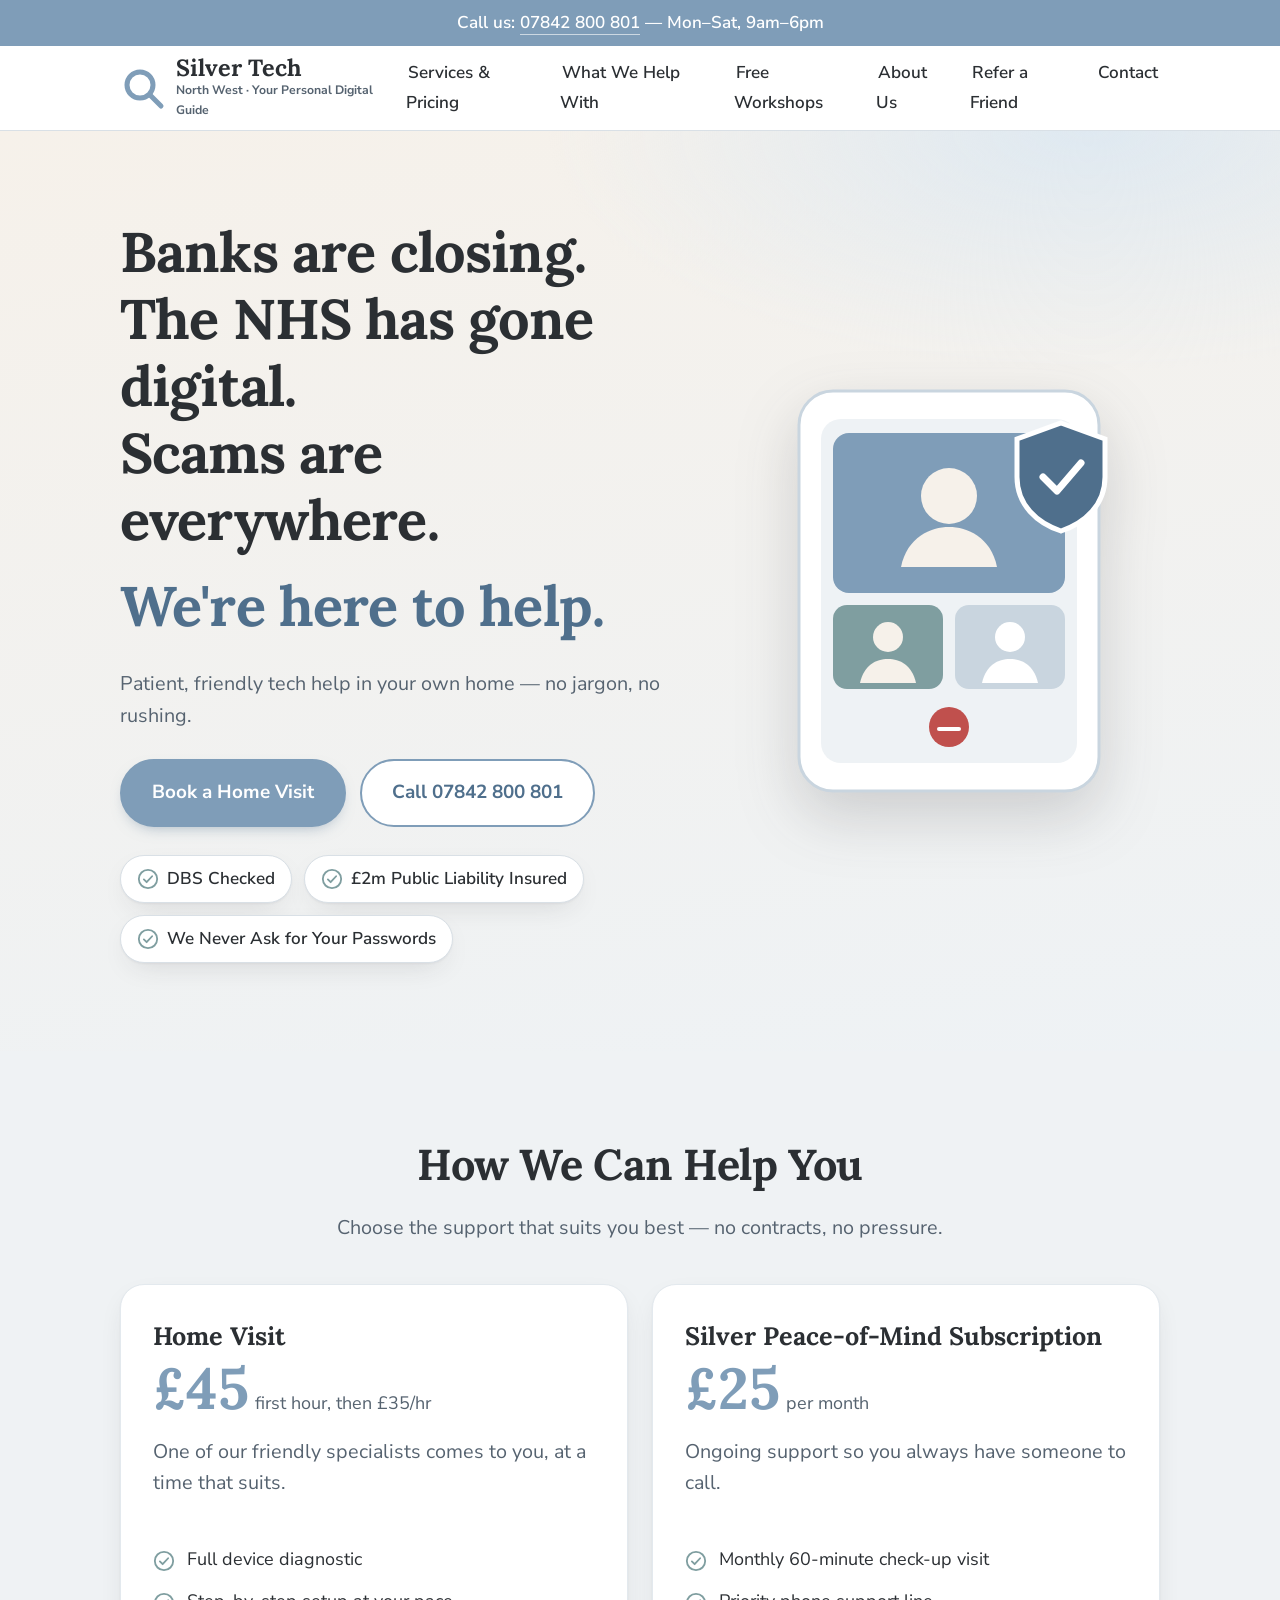
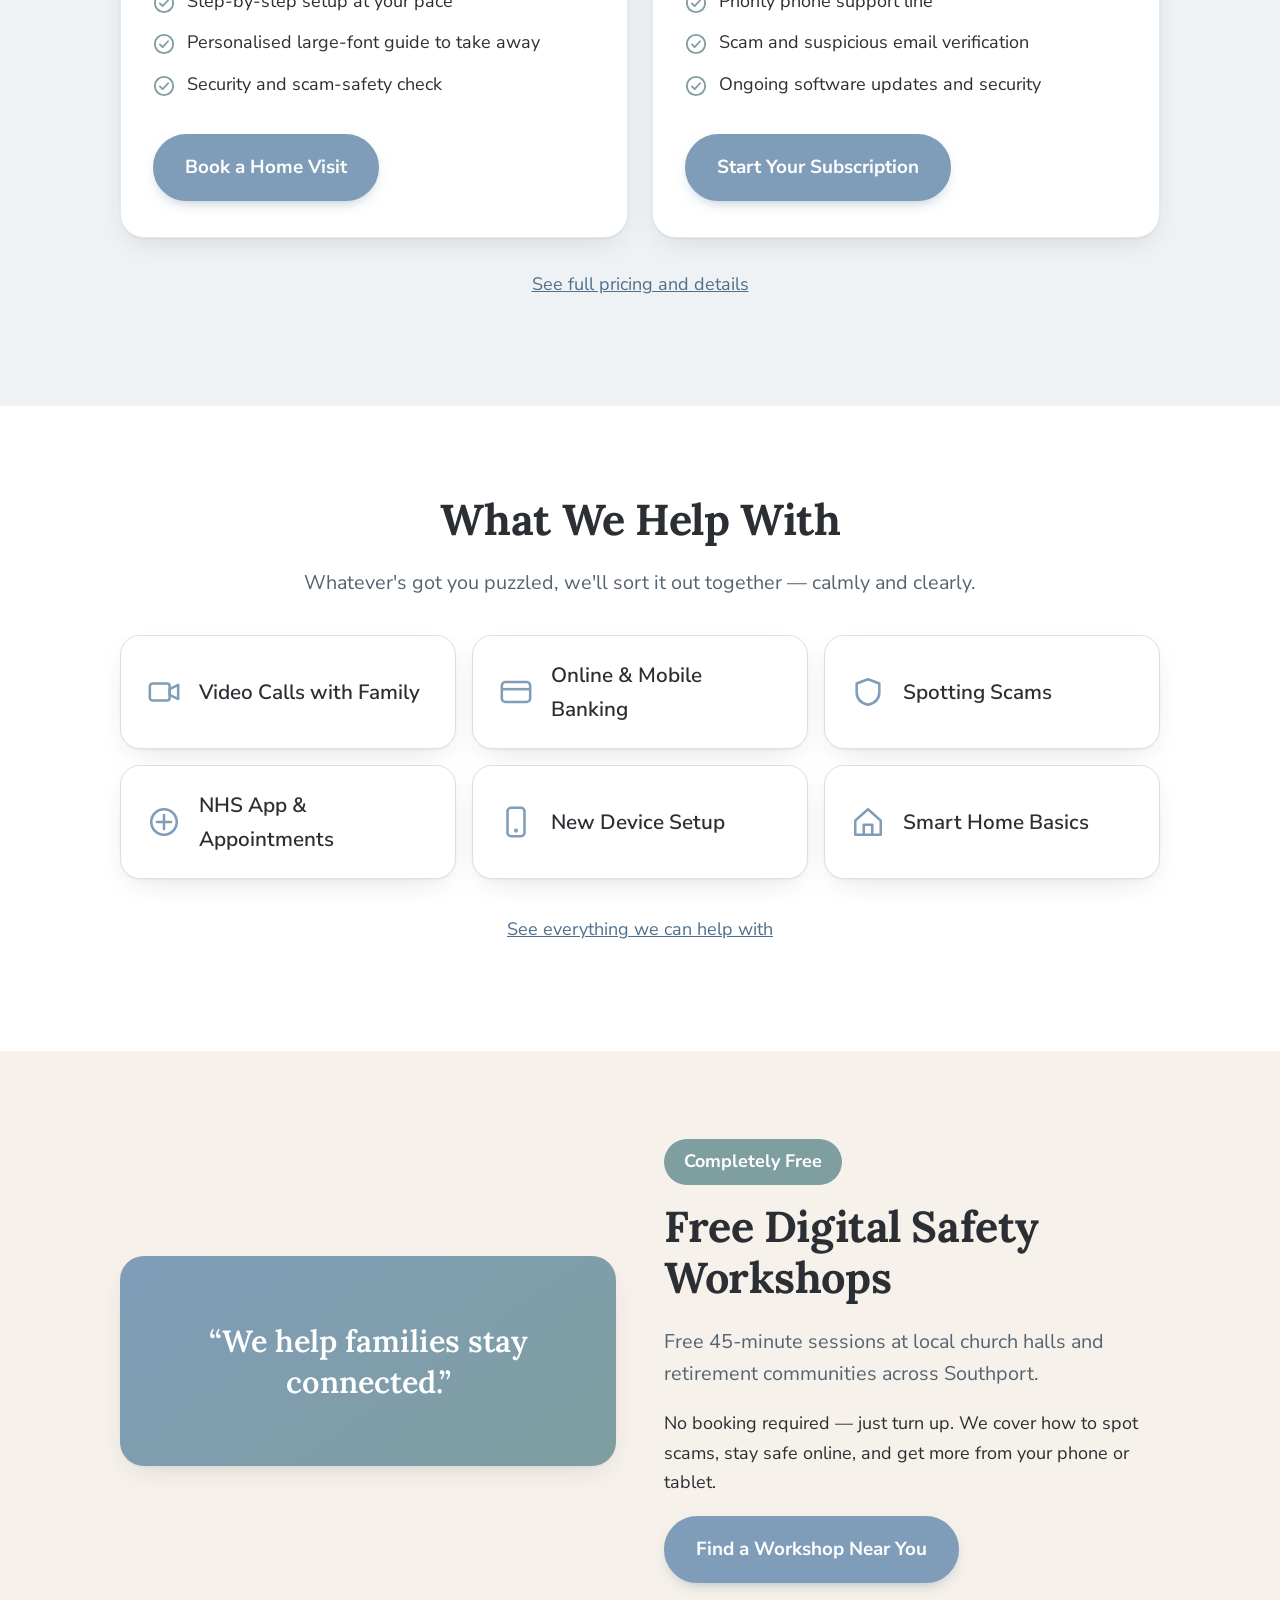
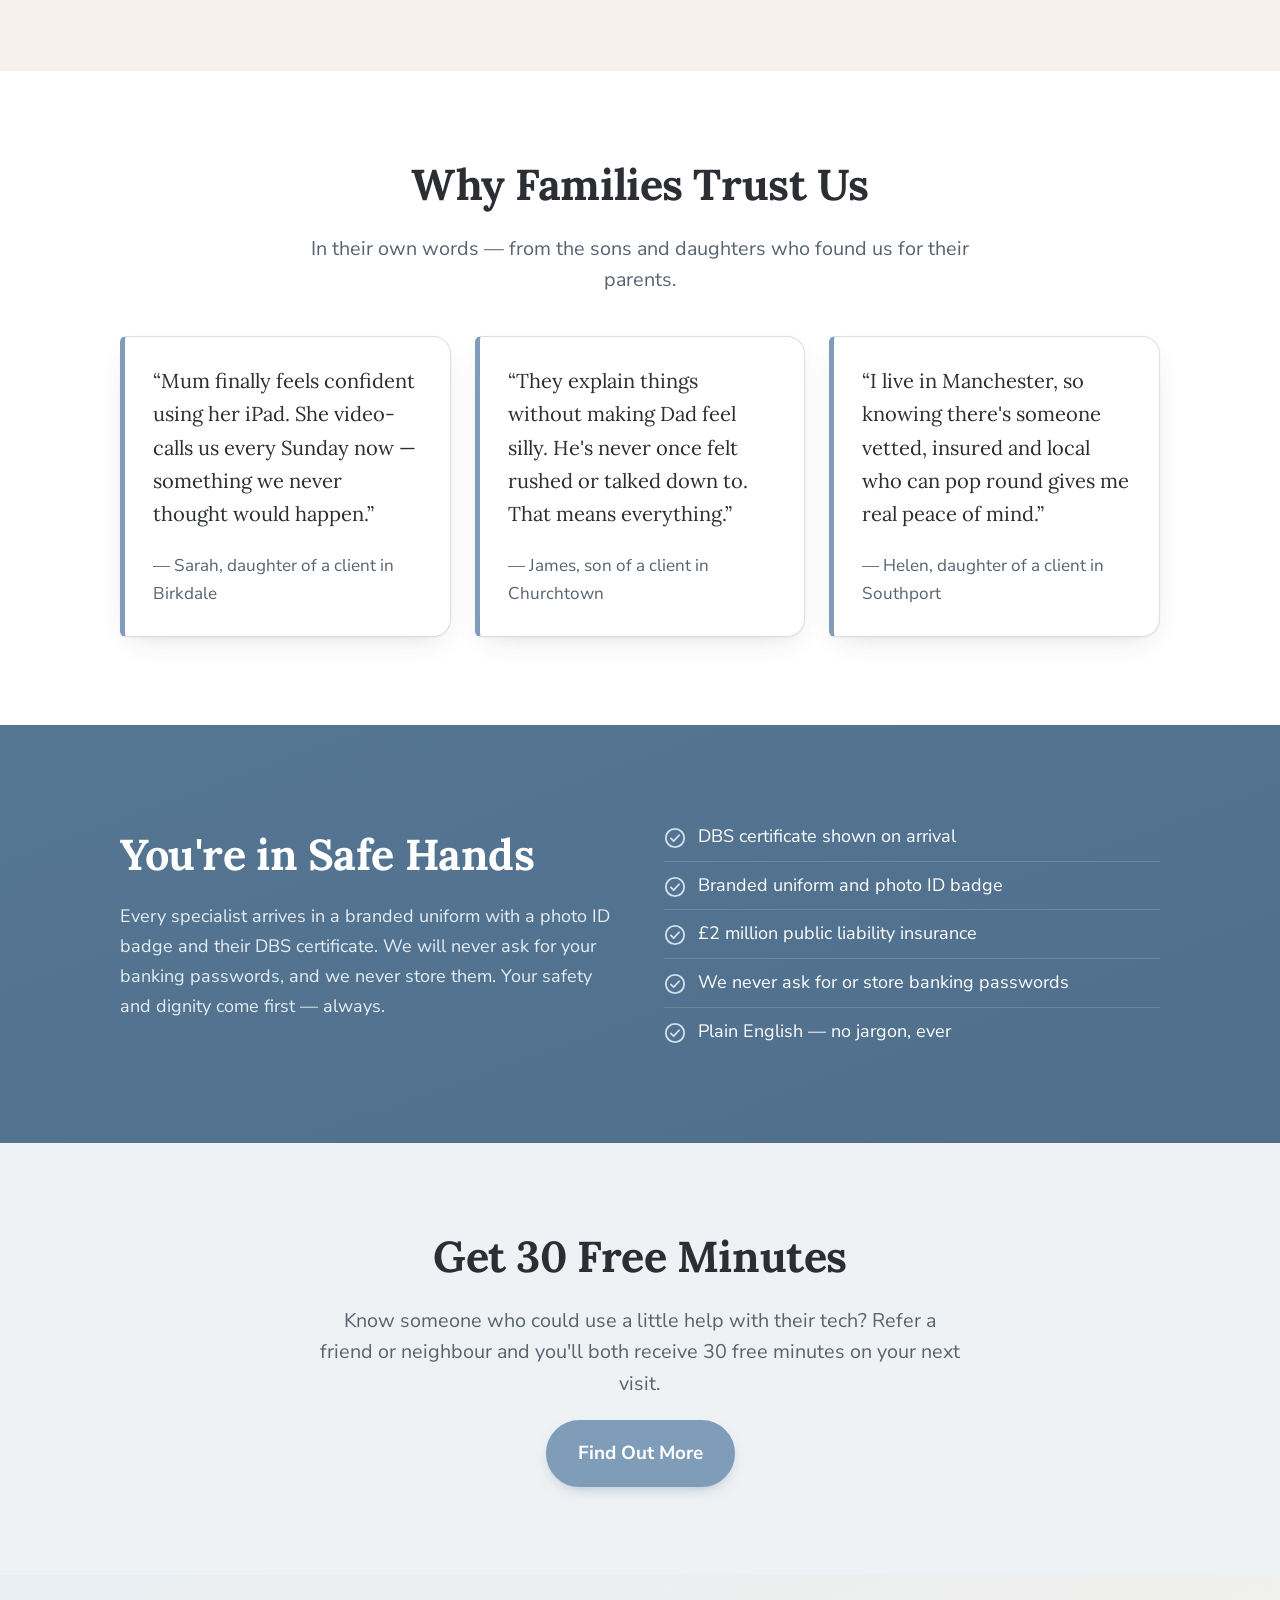
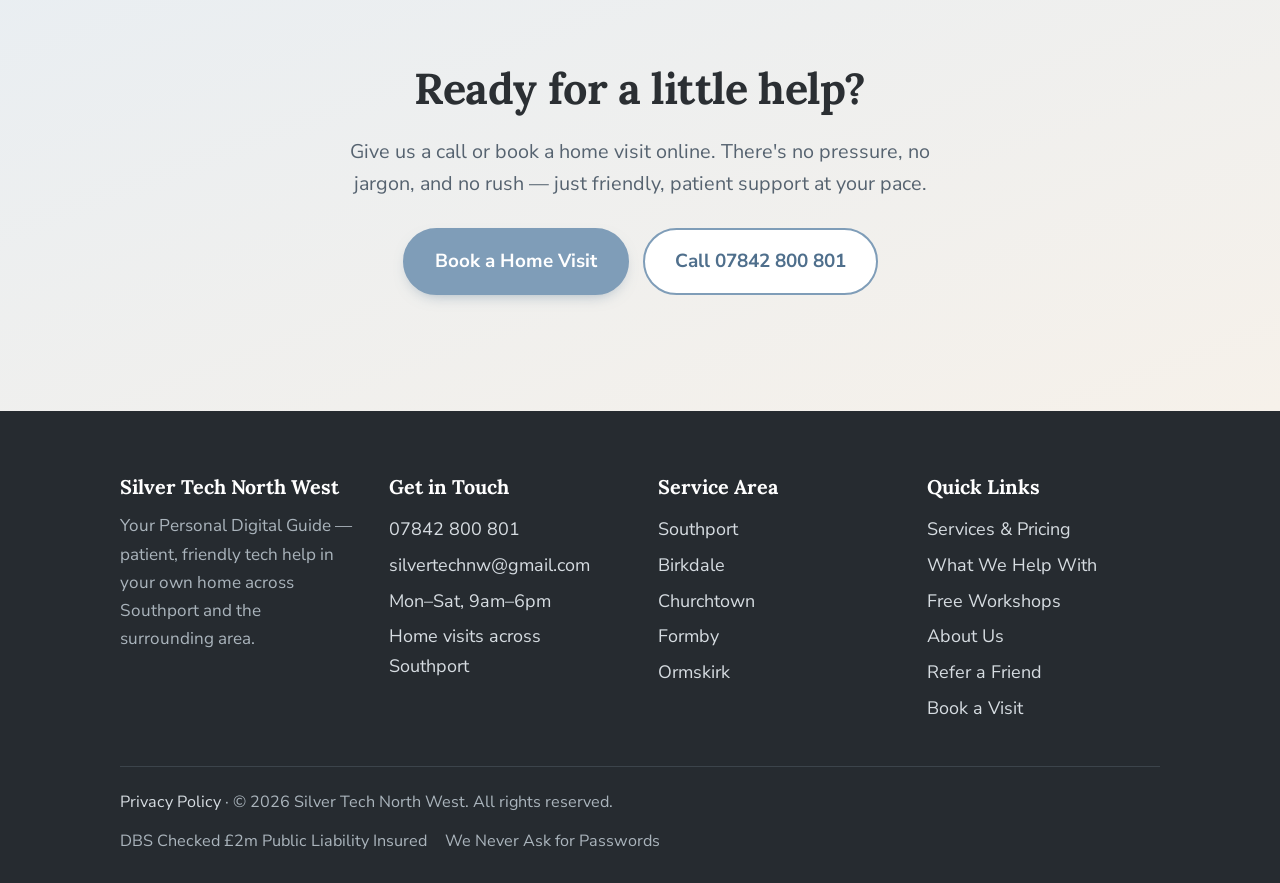
<file: index.html>
<!DOCTYPE html>
<html lang="en-GB">
<head>
<meta charset="utf-8">
<meta name="viewport" content="width=device-width, initial-scale=1">
<title>Silver Tech North West – Friendly tech help at home in Southport</title>
<meta name="description" content="Patient, friendly tech help in your own home across Southport, Birkdale, Churchtown, Formby and Ormskirk. DBS checked and fully insured.">
<link rel="canonical" href="https://nwst.co.uk/">
<meta property="og:site_name" content="Silver Tech North West"><meta property="og:url" content="https://nwst.co.uk/">
<link rel="preconnect" href="https://fonts.googleapis.com">
<link rel="preconnect" href="https://fonts.gstatic.com" crossorigin>
<link href="https://fonts.googleapis.com/css2?family=Lora:wght@600;700&family=Nunito+Sans:wght@400;600;700&display=swap" rel="stylesheet">
<link rel="stylesheet" href="style.css">
</head>
<body><a class="skip" href="#top">Skip to content</a>

<svg width="0" height="0" style="position:absolute" aria-hidden="true">
  <symbol id="tick" viewBox="0 0 24 24"><circle cx="12" cy="12" r="10" fill="none" stroke="currentColor" stroke-width="2"/><path d="M7.5 12.5l3 3 6-6.5" fill="none" stroke="currentColor" stroke-width="2" stroke-linecap="round" stroke-linejoin="round"/></symbol>
</svg>

<div class="topbar">Call us: <a href="tel:+447842800801">07842 800 801</a> — Mon–Sat, 9am–6pm</div>

<header>
  <div class="nav">
    <a class="logo" href="index.html" aria-label="Silver Tech North West – home">
      <svg width="46" height="46" viewBox="0 0 46 46" aria-hidden="true"><circle cx="20" cy="20" r="13" fill="none" stroke="#7f9db8" stroke-width="5"/><path d="M30 30l11 11" stroke="#7f9db8" stroke-width="5" stroke-linecap="round"/></svg>
      <span><b>Silver Tech</b><small>North West · Your Personal Digital Guide</small></span>
    </a>
    <button class="menu-btn" aria-expanded="false" aria-controls="nav">Menu</button>
    <nav id="nav" aria-label="Main">
      <ul>
        <li><a href="pricing.html">Services &amp; Pricing</a></li>
        <li><a href="services.html">What We Help With</a></li>
        <li><a href="workshops.html">Free Workshops</a></li>
        <li><a href="about.html">About Us</a></li>
        <li><a href="refer.html">Refer a Friend</a></li>
        <li><a href="book.html">Contact</a></li>
      </ul>
    </nav>
  </div>
</header>

<main id="top">

<section class="hero"><div class="wrap hero-grid"><div>
      <h1><span class="l">Banks are closing.</span><span class="l">The NHS has gone digital.</span><span class="l">Scams are everywhere.</span> <span class="sub">We're here to help.</span></h1>
      <p class="lead">Patient, friendly tech help in your own home — no jargon, no rushing.</p>
      <div class="btns">
        <a class="btn btn-fill" href="book.html">Book a Home Visit</a>
        <a class="btn btn-line" href="tel:+447842800801">Call 07842 800 801</a>
      </div>
      <ul class="badges">
        <li><svg class="tick" width="22" height="22"><use href="#tick"/></svg>DBS Checked</li>
        <li><svg class="tick" width="22" height="22"><use href="#tick"/></svg>£2m Public Liability Insured</li>
        <li><svg class="tick" width="22" height="22"><use href="#tick"/></svg>We Never Ask for Your Passwords</li>
      </ul>
    </div><div class="hero-art"><svg viewBox="0 0 380 440" role="img" aria-label="Illustration of a tablet showing a family video call"><rect x="40" y="20" width="300" height="400" rx="34" fill="#fff"/><rect x="40" y="20" width="300" height="400" rx="34" fill="none" stroke="#c9d5df" stroke-width="3"/><rect x="62" y="48" width="256" height="344" rx="20" fill="#eef2f5"/><rect x="74" y="62" width="232" height="160" rx="16" fill="#7f9db8"/><circle cx="190" cy="125" r="28" fill="#f6f1ea"/><path d="M142 196c6-30 30-40 48-40s42 10 48 40z" fill="#f6f1ea"/><rect x="74" y="234" width="110" height="84" rx="14" fill="#7f9ea0"/><circle cx="129" cy="266" r="15" fill="#f6f1ea"/><path d="M101 312c4-18 16-24 28-24s24 6 28 24z" fill="#f6f1ea"/><rect x="196" y="234" width="110" height="84" rx="14" fill="#c9d5df"/><circle cx="251" cy="266" r="15" fill="#fff"/><path d="M223 312c4-18 16-24 28-24s24 6 28 24z" fill="#fff"/><circle cx="190" cy="356" r="20" fill="#c0504d"/><path d="M180 358h20" stroke="#fff" stroke-width="4" stroke-linecap="round"/><g transform="translate(258 52)"><path d="M44 0l44 16v38c0 28-20 46-44 54C20 100 0 82 0 54V16z" fill="#4f6f8c" stroke="#fff" stroke-width="5"/><path d="M26 54l14 14 24-28" fill="none" stroke="#fff" stroke-width="7" stroke-linecap="round" stroke-linejoin="round"/></g></svg></div></div></section>

<section class="how" id="pricing">
  <div class="wrap">
    <div class="center narrow">
      <h2>How We Can Help You</h2>
      <p class="lead">Choose the support that suits you best — no contracts, no pressure.</p>
    </div>
    <div class="cards">
      <article class="card">
        <h3>Home Visit</h3>
        <div class="price">£45<small>first hour, then £35/hr</small></div>
        <p class="lead" style="margin-top:18px">One of our friendly specialists comes to you, at a time that suits.</p>
        <ul class="ticks">
          <li><svg class="tick" width="22" height="22"><use href="#tick"/></svg>Full device diagnostic</li>
          <li><svg class="tick" width="22" height="22"><use href="#tick"/></svg>Step-by-step setup at your pace</li>
          <li><svg class="tick" width="22" height="22"><use href="#tick"/></svg>Personalised large-font guide to take away</li>
          <li><svg class="tick" width="22" height="22"><use href="#tick"/></svg>Security and scam-safety check</li>
        </ul>
        <a class="btn btn-fill" href="book.html">Book a Home Visit</a>
      </article>
      <article class="card">
        <h3>Silver Peace-of-Mind Subscription</h3>
        <div class="price">£25<small>per month</small></div>
        <p class="lead" style="margin-top:18px">Ongoing support so you always have someone to call.</p>
        <ul class="ticks">
          <li><svg class="tick" width="22" height="22"><use href="#tick"/></svg>Monthly 60-minute check-up visit</li>
          <li><svg class="tick" width="22" height="22"><use href="#tick"/></svg>Priority phone support line</li>
          <li><svg class="tick" width="22" height="22"><use href="#tick"/></svg>Scam and suspicious email verification</li>
          <li><svg class="tick" width="22" height="22"><use href="#tick"/></svg>Ongoing software updates and security</li>
        </ul>
        <a class="btn btn-fill" href="book.html?type=subscription">Start Your Subscription</a>
      </article>
    </div>
    <p class="center" style="margin-top:32px"><a href="pricing.html">See full pricing and details</a></p>
  </div>
</section>

<section id="help">
  <div class="wrap">
    <div class="center narrow">
      <h2>What We Help With</h2>
      <p class="lead">Whatever's got you puzzled, we'll sort it out together — calmly and clearly.</p>
    </div>
    <div class="help-grid">
      <div><svg width="34" height="34" viewBox="0 0 24 24" fill="none" stroke="currentColor" stroke-width="1.8" stroke-linejoin="round"><rect x="2" y="6" width="14" height="12" rx="2"/><path d="M16 10l6-3v10l-6-3z"/></svg>Video Calls with Family</div>
      <div><svg width="34" height="34" viewBox="0 0 24 24" fill="none" stroke="currentColor" stroke-width="1.8"><rect x="2" y="5" width="20" height="14" rx="2.5"/><path d="M2 10h20"/></svg>Online &amp; Mobile Banking</div>
      <div><svg width="34" height="34" viewBox="0 0 24 24" fill="none" stroke="currentColor" stroke-width="1.8" stroke-linejoin="round"><path d="M12 3l8 3v6c0 5-3.5 8-8 9-4.5-1-8-4-8-9V6z"/></svg>Spotting Scams</div>
      <div><svg width="34" height="34" viewBox="0 0 24 24" fill="none" stroke="currentColor" stroke-width="1.8" stroke-linecap="round"><circle cx="12" cy="12" r="9"/><path d="M12 7v10M7 12h10"/></svg>NHS App &amp; Appointments</div>
      <div><svg width="34" height="34" viewBox="0 0 24 24" fill="none" stroke="currentColor" stroke-width="1.8"><rect x="6" y="2" width="12" height="20" rx="2.5"/><circle cx="12" cy="18" r=".6"/></svg>New Device Setup</div>
      <div><svg width="34" height="34" viewBox="0 0 24 24" fill="none" stroke="currentColor" stroke-width="1.8" stroke-linejoin="round"><path d="M3 11l9-8 9 8v10H3z"/><path d="M9 21v-7h6v7"/></svg>Smart Home Basics</div>
    </div>
    <p class="center"><a href="services.html">See everything we can help with</a></p>
  </div>
</section>

<section class="workshop" id="workshops">
  <div class="wrap split">
    <div class="quote-panel" role="img" aria-label="We help families stay connected">“We help families stay connected.”</div>
    <div>
      <span class="tag">Completely Free</span>
      <h2>Free Digital Safety Workshops</h2>
      <p class="lead">Free 45-minute sessions at local church halls and retirement communities across Southport.</p>
      <p>No booking required — just turn up. We cover how to spot scams, stay safe online, and get more from your phone or tablet.</p>
      <a class="btn btn-fill" href="workshops.html">Find a Workshop Near You</a>
    </div>
  </div>
</section>

<section id="families">
  <div class="wrap">
    <div class="center narrow">
      <h2>Why Families Trust Us</h2>
      <p class="lead">In their own words — from the sons and daughters who found us for their parents.</p>
    </div>
    <div class="quotes">
      <blockquote><p>“Mum finally feels confident using her iPad. She video-calls us every Sunday now — something we never thought would happen.”</p><footer>— Sarah, daughter of a client in Birkdale</footer></blockquote>
      <blockquote><p>“They explain things without making Dad feel silly. He's never once felt rushed or talked down to. That means everything.”</p><footer>— James, son of a client in Churchtown</footer></blockquote>
      <blockquote><p>“I live in Manchester, so knowing there's someone vetted, insured and local who can pop round gives me real peace of mind.”</p><footer>— Helen, daughter of a client in Southport</footer></blockquote>
    </div>
  </div>
</section>

<section class="safe" id="safe">
  <div class="wrap split">
    <div>
      <h2>You're in Safe Hands</h2>
      <p>Every specialist arrives in a branded uniform with a photo ID badge and their DBS certificate. We will never ask for your banking passwords, and we never store them. Your safety and dignity come first — always.</p>
    </div>
    <ul class="ticks" style="margin:0">
      <li><svg class="tick" width="22" height="22"><use href="#tick"/></svg>DBS certificate shown on arrival</li>
      <li><svg class="tick" width="22" height="22"><use href="#tick"/></svg>Branded uniform and photo ID badge</li>
      <li><svg class="tick" width="22" height="22"><use href="#tick"/></svg>£2 million public liability insurance</li>
      <li><svg class="tick" width="22" height="22"><use href="#tick"/></svg>We never ask for or store banking passwords</li>
      <li><svg class="tick" width="22" height="22"><use href="#tick"/></svg>Plain English — no jargon, ever</li>
    </ul>
  </div>
</section>

<section class="refer" id="refer">
  <div class="wrap center narrow">
    <h2>Get 30 Free Minutes</h2>
    <p class="lead">Know someone who could use a little help with their tech? Refer a friend or neighbour and you'll both receive 30 free minutes on your next visit.</p>
    <a class="btn btn-fill" href="refer.html">Find Out More</a>
  </div>
</section>

<section class="cta">
  <div class="wrap center narrow">
    <h2>Ready for a little help?</h2>
    <p class="lead">Give us a call or book a home visit online. There's no pressure, no jargon, and no rush — just friendly, patient support at your pace.</p>
    <div class="btns" style="justify-content:center">
      <a class="btn btn-fill" href="book.html">Book a Home Visit</a>
      <a class="btn btn-line" href="tel:+447842800801">Call 07842 800 801</a>
    </div>
  </div>
</section>

</main>

<footer class="site">
  <div class="wrap">
    <div class="fgrid">
      <div>
        <h3>Silver Tech North West</h3>
        <p>Your Personal Digital Guide — patient, friendly tech help in your own home across Southport and the surrounding area.</p>
      </div>
      <div>
        <h3>Get in Touch</h3>
        <ul>
          <li><a href="tel:+447842800801">07842 800 801</a></li>
          <li><a href="mailto:silvertechnw@gmail.com">silvertechnw@gmail.com</a></li>
          <li>Mon–Sat, 9am–6pm</li>
          <li>Home visits across Southport</li>
        </ul>
      </div>
      <div>
        <h3>Service Area</h3>
        <ul><li>Southport</li><li>Birkdale</li><li>Churchtown</li><li>Formby</li><li>Ormskirk</li></ul>
      </div>
      <div>
        <h3>Quick Links</h3>
        <ul>
          <li><a href="pricing.html">Services &amp; Pricing</a></li>
          <li><a href="services.html">What We Help With</a></li>
          <li><a href="workshops.html">Free Workshops</a></li>
          <li><a href="about.html">About Us</a></li>
          <li><a href="refer.html">Refer a Friend</a></li>
          <li><a href="book.html">Book a Visit</a></li>
        </ul>
      </div>
    </div>
    <div class="fbottom">
      <div><a href="privacy.html">Privacy Policy</a> · © 2026 Silver Tech North West. All rights reserved.</div>
      <div>DBS Checked <span>£2m Public Liability Insured</span> <span>We Never Ask for Passwords</span></div>
    </div>
  </div>
</footer>

<div class="callbar"><a class="btn btn-line" href="tel:+447842800801">Call us</a><a class="btn btn-fill" href="book.html">Book a visit</a></div>
<script src="script.js"></script>
</body>
</html>
</file>
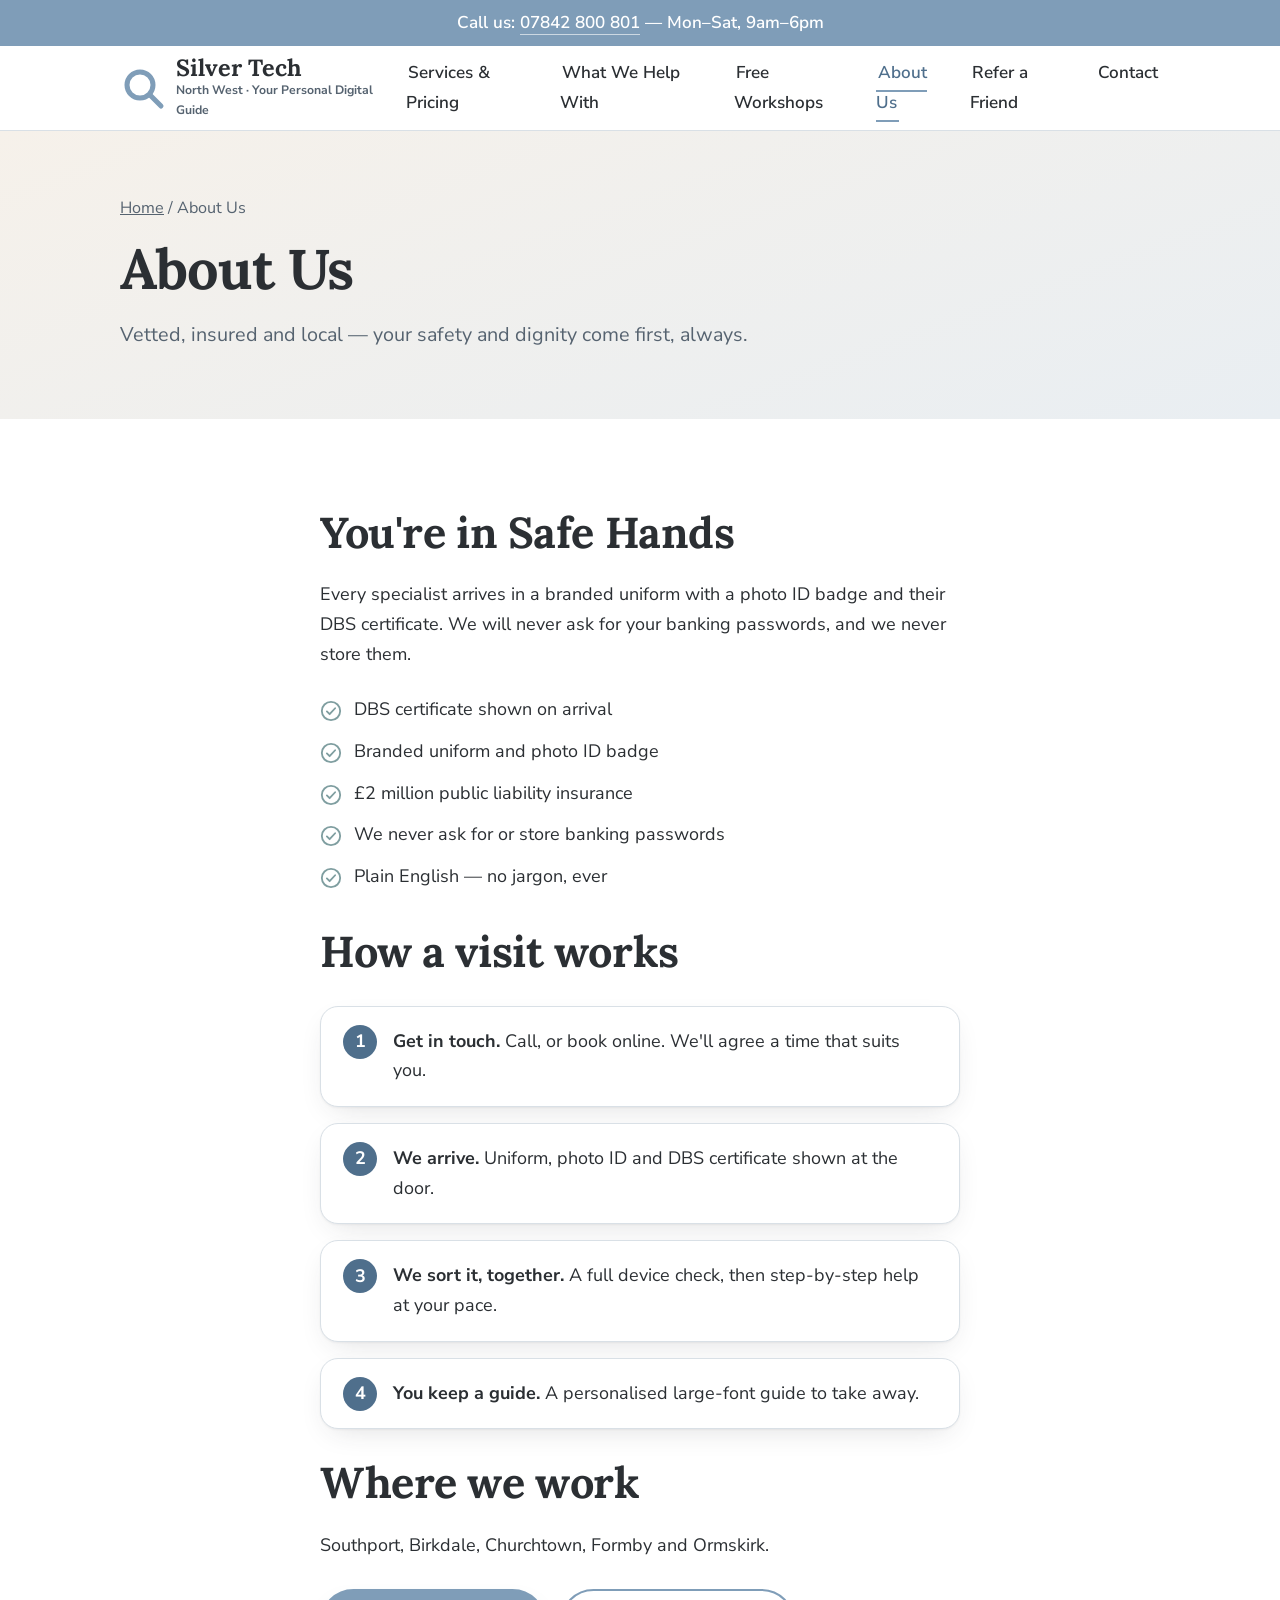
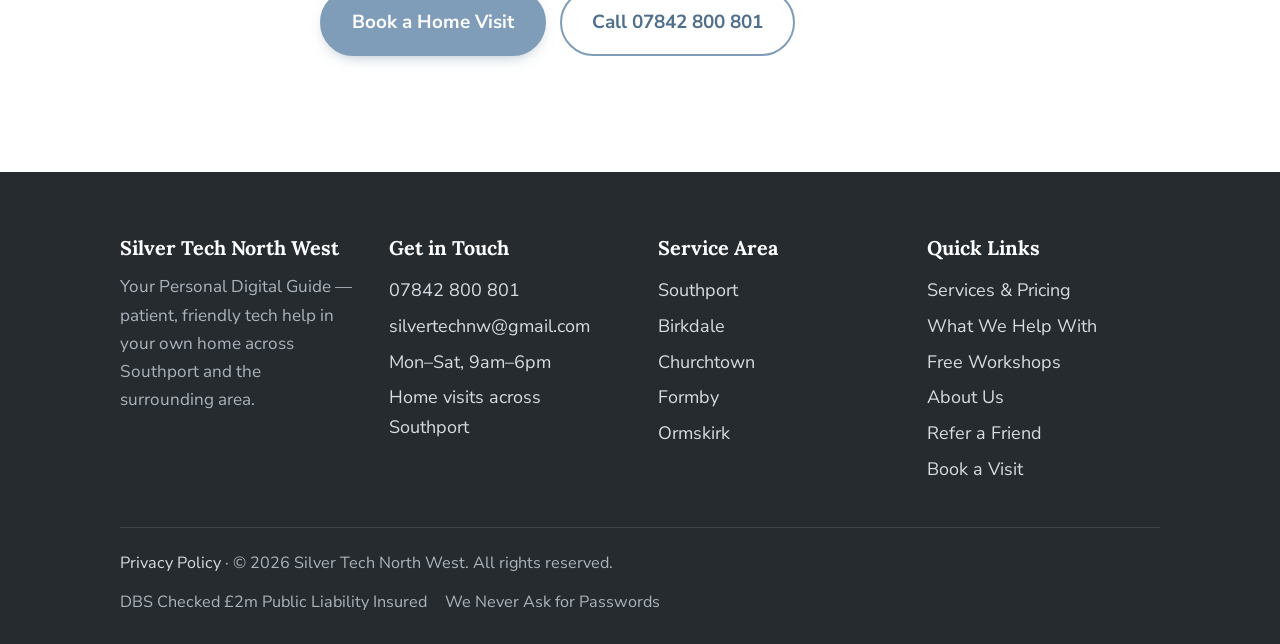
<file: about.html>
<!DOCTYPE html>
<html lang="en-GB"><head><meta charset="utf-8"><meta name="viewport" content="width=device-width, initial-scale=1">
<title>About Us – You're in Safe Hands – Silver Tech North West</title><meta name="description" content="Vetted, insured and local. DBS checked specialists in uniform with photo ID.">
<link rel="canonical" href="https://nwst.co.uk/about.html">
<meta property="og:site_name" content="Silver Tech North West"><meta property="og:url" content="https://nwst.co.uk/about.html">
<link rel="preconnect" href="https://fonts.googleapis.com"><link rel="preconnect" href="https://fonts.gstatic.com" crossorigin>
<link href="https://fonts.googleapis.com/css2?family=Lora:wght@600;700&family=Nunito+Sans:wght@400;600;700&display=swap" rel="stylesheet">
<link rel="stylesheet" href="style.css"></head><body><a class="skip" href="#top">Skip to content</a>
<svg width="0" height="0" style="position:absolute" aria-hidden="true">
  <symbol id="tick" viewBox="0 0 24 24"><circle cx="12" cy="12" r="10" fill="none" stroke="currentColor" stroke-width="2"/><path d="M7.5 12.5l3 3 6-6.5" fill="none" stroke="currentColor" stroke-width="2" stroke-linecap="round" stroke-linejoin="round"/></symbol>
</svg>
<div class="topbar">Call us: <a href="tel:+447842800801">07842 800 801</a> — Mon–Sat, 9am–6pm</div>

<header>
  <div class="nav">
    <a class="logo" href="index.html" aria-label="Silver Tech North West – home">
      <svg width="46" height="46" viewBox="0 0 46 46" aria-hidden="true"><circle cx="20" cy="20" r="13" fill="none" stroke="#7f9db8" stroke-width="5"/><path d="M30 30l11 11" stroke="#7f9db8" stroke-width="5" stroke-linecap="round"/></svg>
      <span><b>Silver Tech</b><small>North West · Your Personal Digital Guide</small></span>
    </a>
    <button class="menu-btn" aria-expanded="false" aria-controls="nav">Menu</button>
    <nav id="nav" aria-label="Main">
      <ul>
        <li><a href="pricing.html">Services &amp; Pricing</a></li>
        <li><a href="services.html">What We Help With</a></li>
        <li><a href="workshops.html">Free Workshops</a></li>
        <li><a href="about.html">About Us</a></li>
        <li><a href="refer.html">Refer a Friend</a></li>
        <li><a href="book.html">Contact</a></li>
      </ul>
    </nav>
  </div>
</header>
<main id="top"><section class="pagehead"><div class="wrap"><div class="crumbs"><a href="index.html">Home</a> / About Us</div><h1>About Us</h1><p class="lead">Vetted, insured and local — your safety and dignity come first, always.</p></div></section>

<section><div class="wrap narrow"><h2>You're in Safe Hands</h2><p>Every specialist arrives in a branded uniform with a photo ID badge and their DBS certificate. We will never ask for your banking passwords, and we never store them.</p><ul class="ticks"><li><svg class="tick" width="22" height="22"><use href="#tick"/></svg>DBS certificate shown on arrival</li><li><svg class="tick" width="22" height="22"><use href="#tick"/></svg>Branded uniform and photo ID badge</li><li><svg class="tick" width="22" height="22"><use href="#tick"/></svg>£2 million public liability insurance</li><li><svg class="tick" width="22" height="22"><use href="#tick"/></svg>We never ask for or store banking passwords</li><li><svg class="tick" width="22" height="22"><use href="#tick"/></svg>Plain English — no jargon, ever</li></ul>
<h2>How a visit works</h2><ol class="steps"><li><b>Get in touch.</b> Call, or book online. We'll agree a time that suits you.</li><li><b>We arrive.</b> Uniform, photo ID and DBS certificate shown at the door.</li><li><b>We sort it, together.</b> A full device check, then step-by-step help at your pace.</li><li><b>You keep a guide.</b> A personalised large-font guide to take away.</li></ol>
<h2>Where we work</h2><p>Southport, Birkdale, Churchtown, Formby and Ormskirk.</p><div class="btns"><a class="btn btn-fill" href="book.html">Book a Home Visit</a><a class="btn btn-line" href="tel:+447842800801">Call 07842 800 801</a></div></div></section>
</main>
<footer class="site">
  <div class="wrap">
    <div class="fgrid">
      <div>
        <h3>Silver Tech North West</h3>
        <p>Your Personal Digital Guide — patient, friendly tech help in your own home across Southport and the surrounding area.</p>
      </div>
      <div>
        <h3>Get in Touch</h3>
        <ul>
          <li><a href="tel:+447842800801">07842 800 801</a></li>
          <li><a href="mailto:silvertechnw@gmail.com">silvertechnw@gmail.com</a></li>
          <li>Mon–Sat, 9am–6pm</li>
          <li>Home visits across Southport</li>
        </ul>
      </div>
      <div>
        <h3>Service Area</h3>
        <ul><li>Southport</li><li>Birkdale</li><li>Churchtown</li><li>Formby</li><li>Ormskirk</li></ul>
      </div>
      <div>
        <h3>Quick Links</h3>
        <ul>
          <li><a href="pricing.html">Services &amp; Pricing</a></li>
          <li><a href="services.html">What We Help With</a></li>
          <li><a href="workshops.html">Free Workshops</a></li>
          <li><a href="about.html">About Us</a></li>
          <li><a href="refer.html">Refer a Friend</a></li>
          <li><a href="book.html">Book a Visit</a></li>
        </ul>
      </div>
    </div>
    <div class="fbottom">
      <div><a href="privacy.html">Privacy Policy</a> · © 2026 Silver Tech North West. All rights reserved.</div>
      <div>DBS Checked <span>£2m Public Liability Insured</span> <span>We Never Ask for Passwords</span></div>
    </div>
  </div>
</footer>
<div class="callbar"><a class="btn btn-line" href="tel:+447842800801">Call us</a><a class="btn btn-fill" href="book.html">Book a visit</a></div>
<script src="script.js"></script></body></html>
</file>
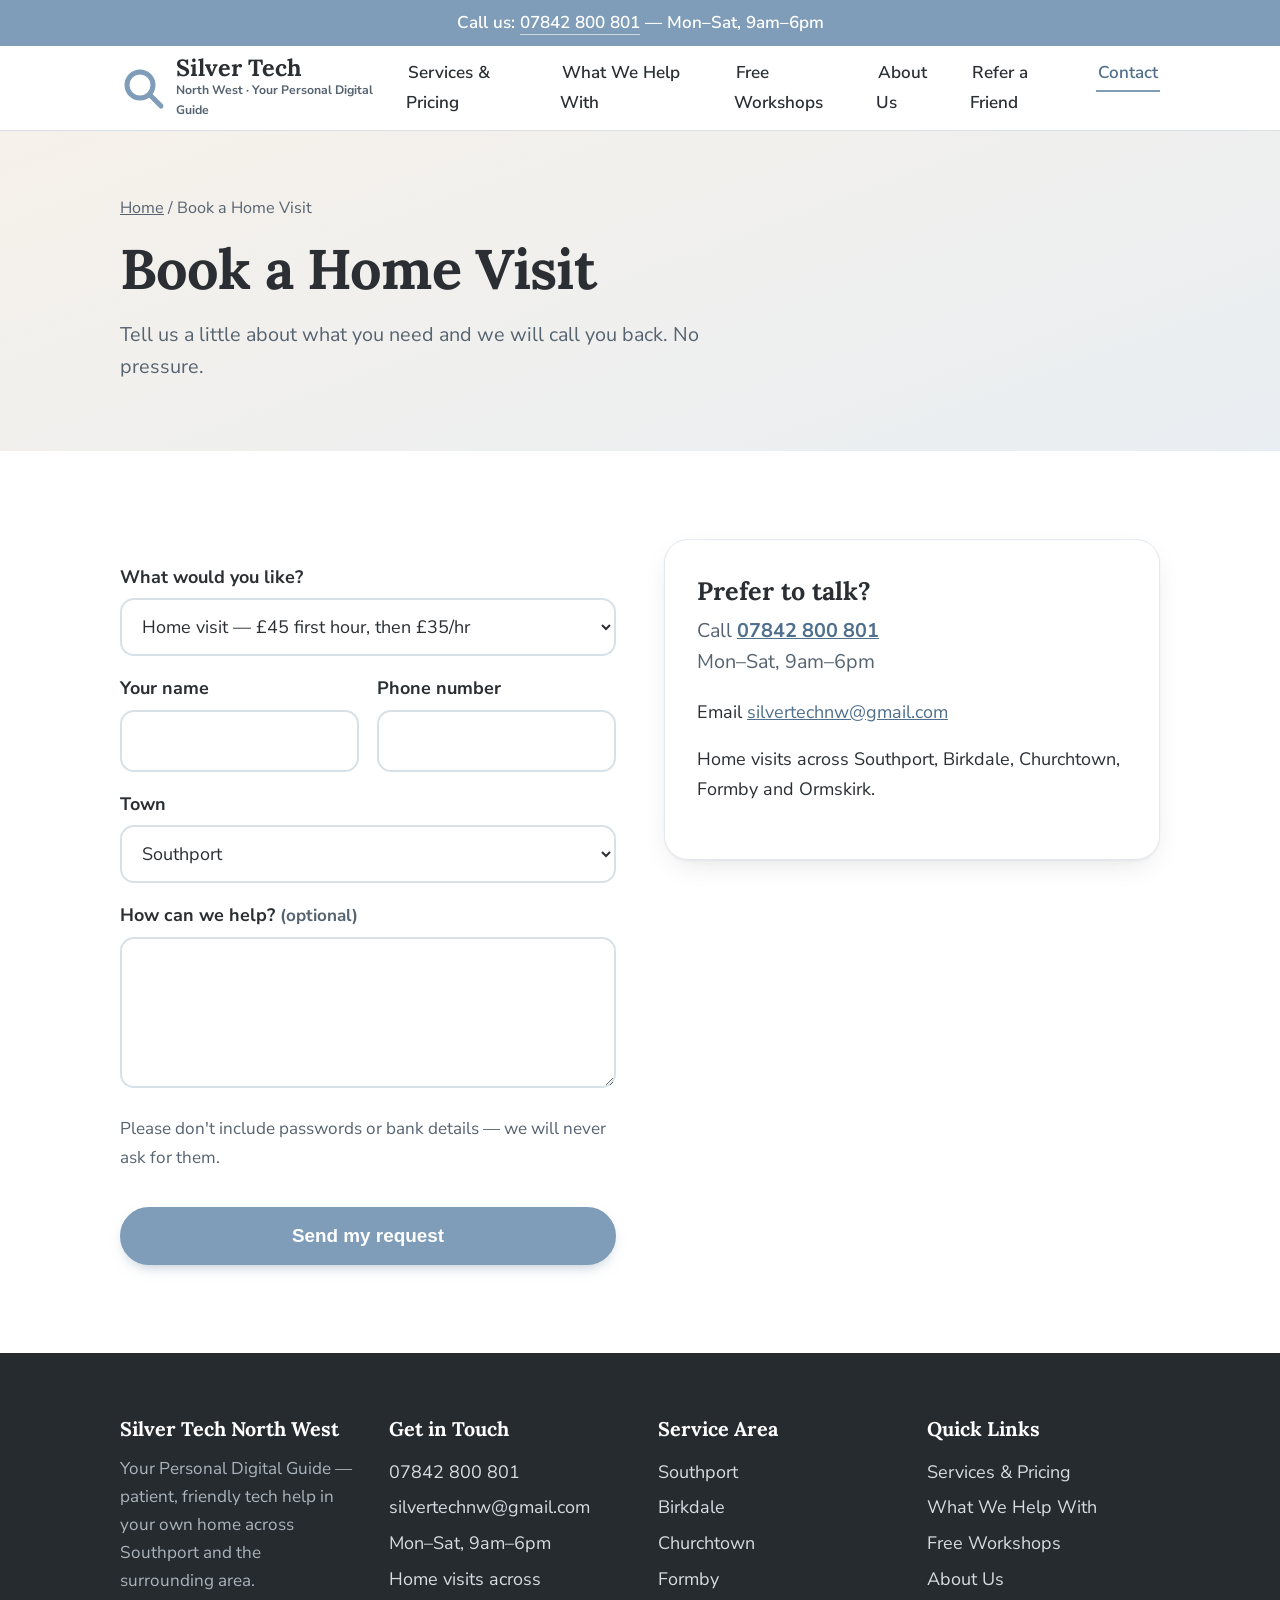
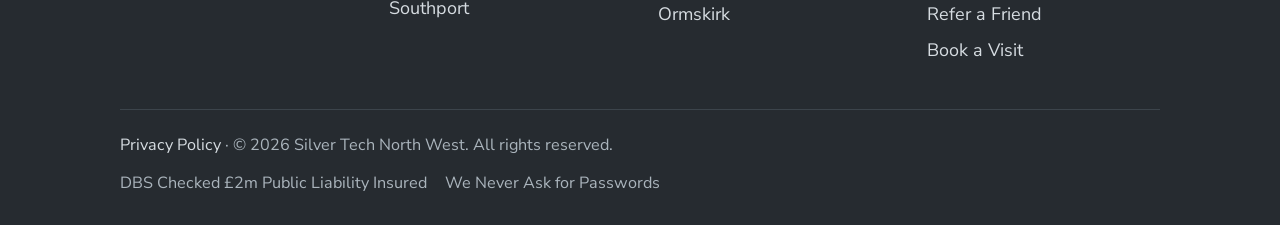
<file: book.html>
<!DOCTYPE html>
<html lang="en-GB"><head><meta charset="utf-8"><meta name="viewport" content="width=device-width, initial-scale=1">
<title>Book a Home Visit – Silver Tech North West</title><meta name="description" content="Book a home visit or start a subscription with Silver Tech North West.">
<link rel="canonical" href="https://nwst.co.uk/book.html">
<meta property="og:site_name" content="Silver Tech North West"><meta property="og:url" content="https://nwst.co.uk/book.html">
<link rel="preconnect" href="https://fonts.googleapis.com"><link rel="preconnect" href="https://fonts.gstatic.com" crossorigin>
<link href="https://fonts.googleapis.com/css2?family=Lora:wght@600;700&family=Nunito+Sans:wght@400;600;700&display=swap" rel="stylesheet">
<link rel="stylesheet" href="style.css"></head><body><a class="skip" href="#top">Skip to content</a>
<svg width="0" height="0" style="position:absolute" aria-hidden="true">
  <symbol id="tick" viewBox="0 0 24 24"><circle cx="12" cy="12" r="10" fill="none" stroke="currentColor" stroke-width="2"/><path d="M7.5 12.5l3 3 6-6.5" fill="none" stroke="currentColor" stroke-width="2" stroke-linecap="round" stroke-linejoin="round"/></symbol>
</svg>
<div class="topbar">Call us: <a href="tel:+447842800801">07842 800 801</a> — Mon–Sat, 9am–6pm</div>

<header>
  <div class="nav">
    <a class="logo" href="index.html" aria-label="Silver Tech North West – home">
      <svg width="46" height="46" viewBox="0 0 46 46" aria-hidden="true"><circle cx="20" cy="20" r="13" fill="none" stroke="#7f9db8" stroke-width="5"/><path d="M30 30l11 11" stroke="#7f9db8" stroke-width="5" stroke-linecap="round"/></svg>
      <span><b>Silver Tech</b><small>North West · Your Personal Digital Guide</small></span>
    </a>
    <button class="menu-btn" aria-expanded="false" aria-controls="nav">Menu</button>
    <nav id="nav" aria-label="Main">
      <ul>
        <li><a href="pricing.html">Services &amp; Pricing</a></li>
        <li><a href="services.html">What We Help With</a></li>
        <li><a href="workshops.html">Free Workshops</a></li>
        <li><a href="about.html">About Us</a></li>
        <li><a href="refer.html">Refer a Friend</a></li>
        <li><a href="book.html">Contact</a></li>
      </ul>
    </nav>
  </div>
</header>
<main id="top"><section class="pagehead"><div class="wrap"><div class="crumbs"><a href="index.html">Home</a> / Book a Home Visit</div><h1>Book a Home Visit</h1><p class="lead">Tell us a little about what you need and we will call you back. No pressure.</p></div></section>

<section><div class="wrap split" style="align-items:start"><div><form id="bf">
<div><label for="type">What would you like?</label><select id="type" name="type"><option value="Home visit">Home visit — £45 first hour, then £35/hr</option><option value="Subscription">Silver Peace-of-Mind Subscription — £25/month</option><option value="Workshop info">Information about free workshops</option></select></div>
<div class="two"><div><label for="name">Your name</label><input id="name" required autocomplete="name"></div><div><label for="phone">Phone number</label><input id="phone" type="tel" required autocomplete="tel"></div></div>
<div><label for="area">Town</label><select id="area"><option>Southport</option><option>Birkdale</option><option>Churchtown</option><option>Formby</option><option>Ormskirk</option><option>Other</option></select></div>
<div><label for="msg">How can we help? <span class="hint">(optional)</span></label><textarea id="msg" rows="4"></textarea></div>
<p class="hint">Please don't include passwords or bank details — we will never ask for them.</p>
<button class="btn btn-fill" type="submit">Send my request</button></form></div>
<aside class="card"><h3>Prefer to talk?</h3><p class="lead">Call <a href="tel:+447842800801"><b>07842 800 801</b></a><br>Mon–Sat, 9am–6pm</p><p>Email <a href="mailto:silvertechnw@gmail.com">silvertechnw@gmail.com</a></p><p>Home visits across Southport, Birkdale, Churchtown, Formby and Ormskirk.</p></aside></div></section>
<script>
var q=new URLSearchParams(location.search).get('type');if(q==='subscription')document.getElementById('type').selectedIndex=1;
document.getElementById('bf').addEventListener('submit',function(e){e.preventDefault();var g=function(i){return document.getElementById(i).value};
var body='Request: '+g('type')+'\nName: '+g('name')+'\nPhone: '+g('phone')+'\nTown: '+g('area')+'\n\n'+g('msg');
location.href='mailto:silvertechnw@gmail.com?subject='+encodeURIComponent('Booking request – '+g('type'))+'&body='+encodeURIComponent(body)});
</script>
</main>
<footer class="site">
  <div class="wrap">
    <div class="fgrid">
      <div>
        <h3>Silver Tech North West</h3>
        <p>Your Personal Digital Guide — patient, friendly tech help in your own home across Southport and the surrounding area.</p>
      </div>
      <div>
        <h3>Get in Touch</h3>
        <ul>
          <li><a href="tel:+447842800801">07842 800 801</a></li>
          <li><a href="mailto:silvertechnw@gmail.com">silvertechnw@gmail.com</a></li>
          <li>Mon–Sat, 9am–6pm</li>
          <li>Home visits across Southport</li>
        </ul>
      </div>
      <div>
        <h3>Service Area</h3>
        <ul><li>Southport</li><li>Birkdale</li><li>Churchtown</li><li>Formby</li><li>Ormskirk</li></ul>
      </div>
      <div>
        <h3>Quick Links</h3>
        <ul>
          <li><a href="pricing.html">Services &amp; Pricing</a></li>
          <li><a href="services.html">What We Help With</a></li>
          <li><a href="workshops.html">Free Workshops</a></li>
          <li><a href="about.html">About Us</a></li>
          <li><a href="refer.html">Refer a Friend</a></li>
          <li><a href="book.html">Book a Visit</a></li>
        </ul>
      </div>
    </div>
    <div class="fbottom">
      <div><a href="privacy.html">Privacy Policy</a> · © 2026 Silver Tech North West. All rights reserved.</div>
      <div>DBS Checked <span>£2m Public Liability Insured</span> <span>We Never Ask for Passwords</span></div>
    </div>
  </div>
</footer>
<div class="callbar"><a class="btn btn-line" href="tel:+447842800801">Call us</a><a class="btn btn-fill" href="book.html">Book a visit</a></div>
<script src="script.js"></script></body></html>
</file>
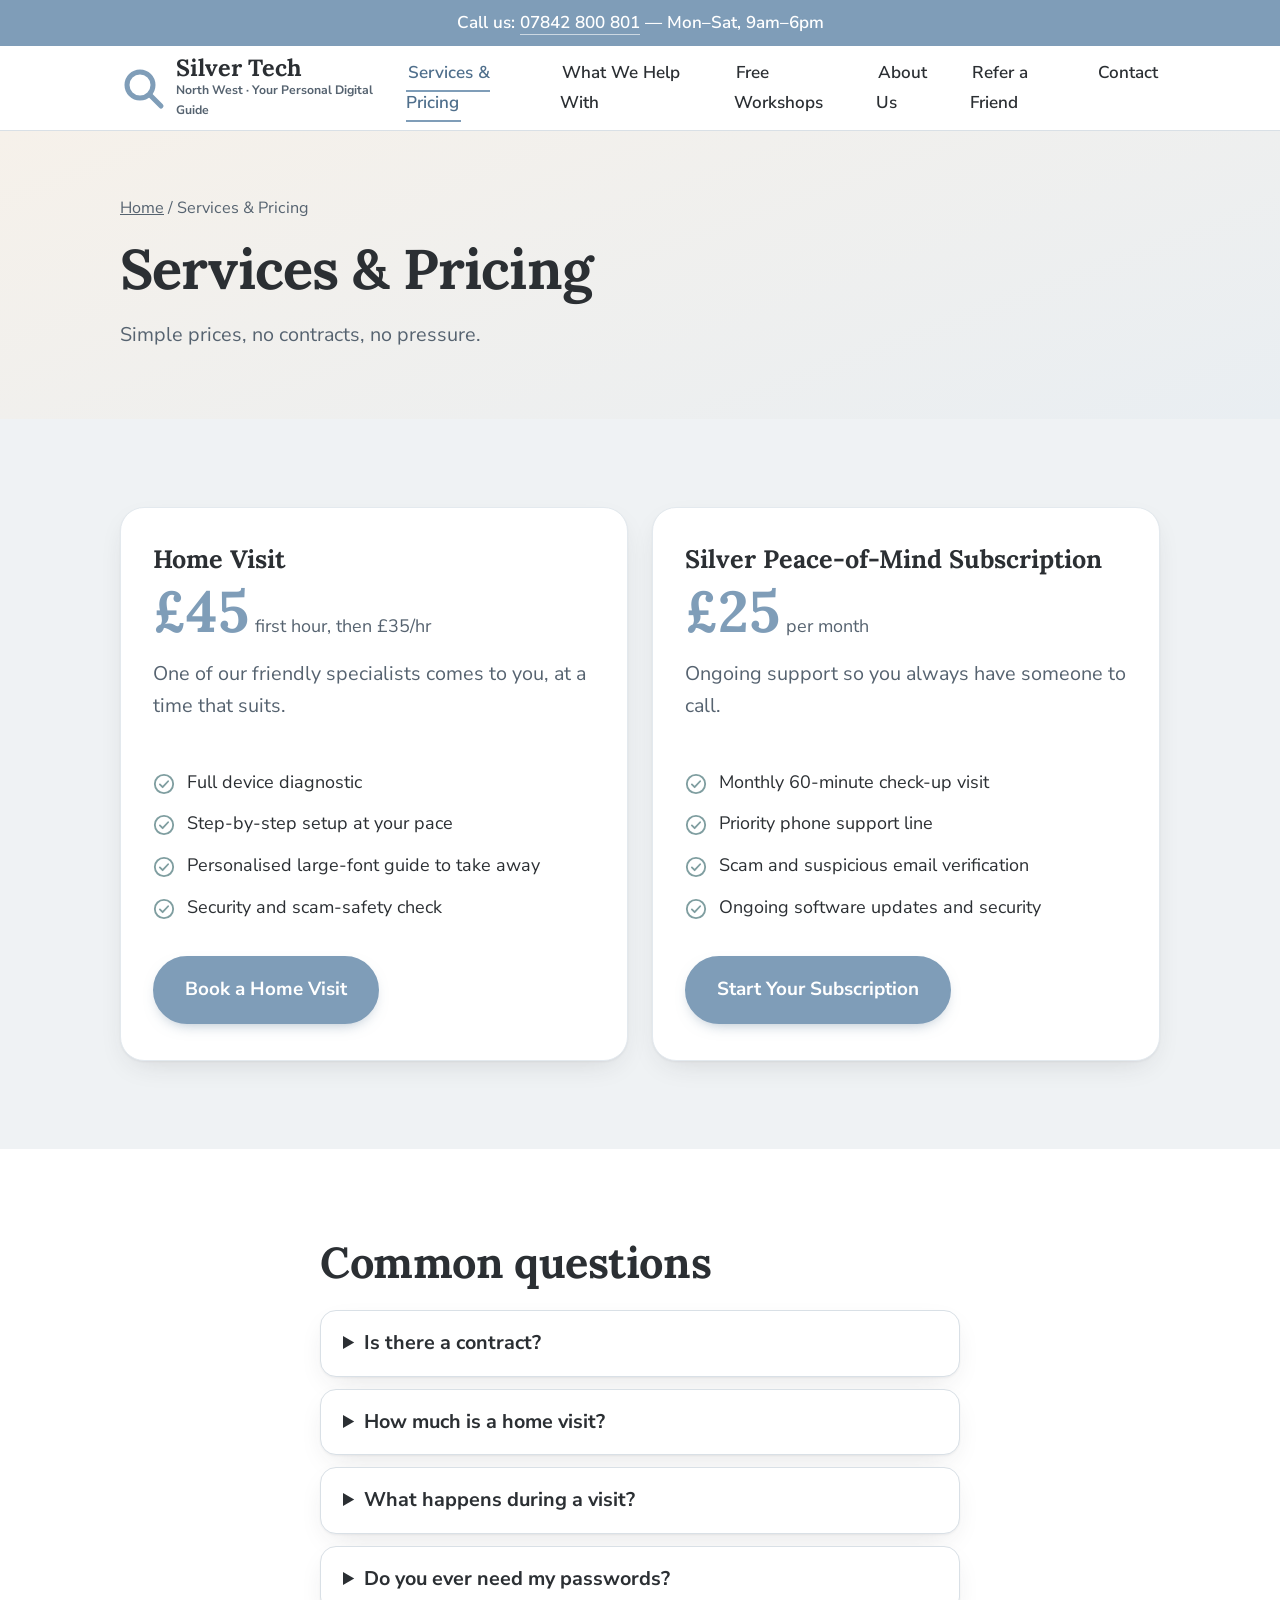
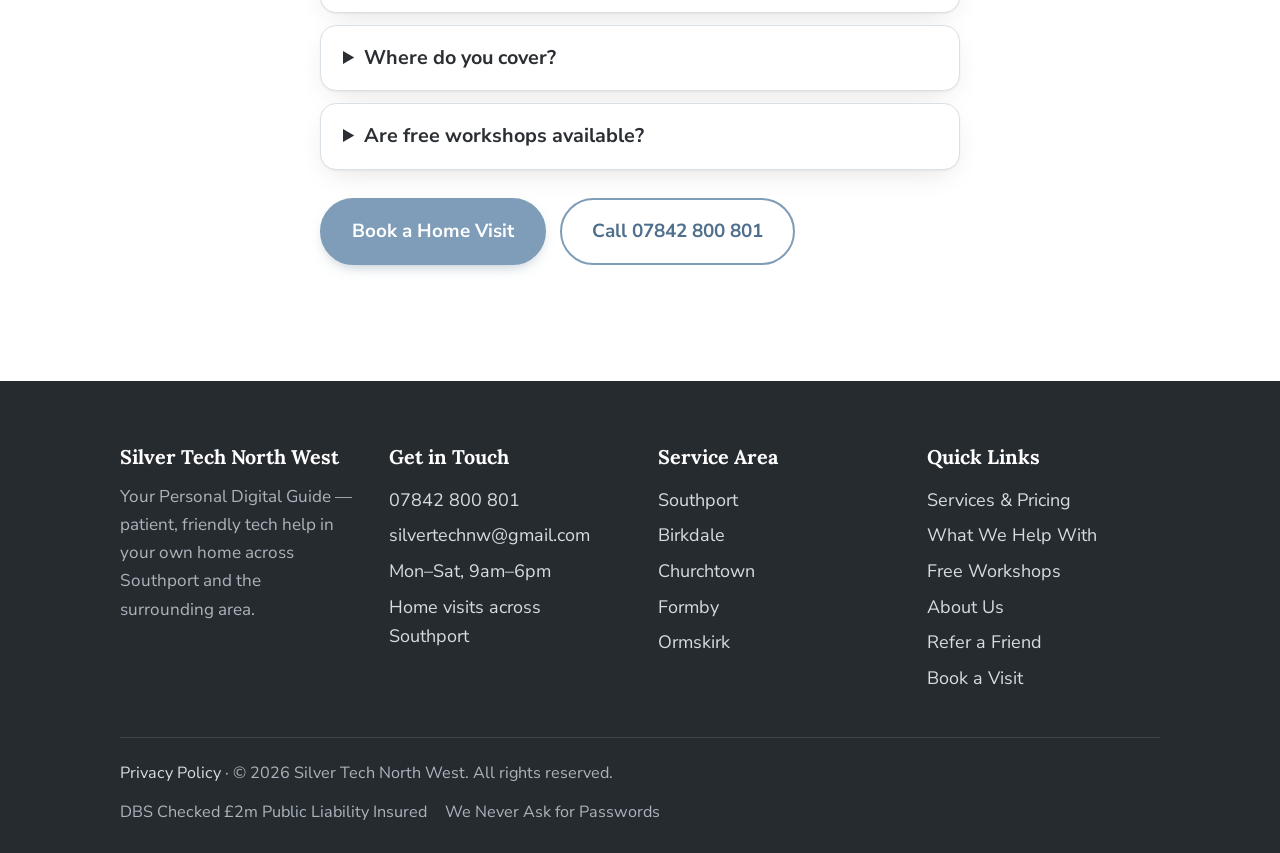
<file: pricing.html>
<!DOCTYPE html>
<html lang="en-GB"><head><meta charset="utf-8"><meta name="viewport" content="width=device-width, initial-scale=1">
<title>Services & Pricing – Silver Tech North West</title><meta name="description" content="Simple, honest pricing for friendly home tech help in Southport. No contracts.">
<link rel="canonical" href="https://nwst.co.uk/pricing.html">
<meta property="og:site_name" content="Silver Tech North West"><meta property="og:url" content="https://nwst.co.uk/pricing.html">
<link rel="preconnect" href="https://fonts.googleapis.com"><link rel="preconnect" href="https://fonts.gstatic.com" crossorigin>
<link href="https://fonts.googleapis.com/css2?family=Lora:wght@600;700&family=Nunito+Sans:wght@400;600;700&display=swap" rel="stylesheet">
<link rel="stylesheet" href="style.css"></head><body><a class="skip" href="#top">Skip to content</a>
<svg width="0" height="0" style="position:absolute" aria-hidden="true">
  <symbol id="tick" viewBox="0 0 24 24"><circle cx="12" cy="12" r="10" fill="none" stroke="currentColor" stroke-width="2"/><path d="M7.5 12.5l3 3 6-6.5" fill="none" stroke="currentColor" stroke-width="2" stroke-linecap="round" stroke-linejoin="round"/></symbol>
</svg>
<div class="topbar">Call us: <a href="tel:+447842800801">07842 800 801</a> — Mon–Sat, 9am–6pm</div>

<header>
  <div class="nav">
    <a class="logo" href="index.html" aria-label="Silver Tech North West – home">
      <svg width="46" height="46" viewBox="0 0 46 46" aria-hidden="true"><circle cx="20" cy="20" r="13" fill="none" stroke="#7f9db8" stroke-width="5"/><path d="M30 30l11 11" stroke="#7f9db8" stroke-width="5" stroke-linecap="round"/></svg>
      <span><b>Silver Tech</b><small>North West · Your Personal Digital Guide</small></span>
    </a>
    <button class="menu-btn" aria-expanded="false" aria-controls="nav">Menu</button>
    <nav id="nav" aria-label="Main">
      <ul>
        <li><a href="pricing.html">Services &amp; Pricing</a></li>
        <li><a href="services.html">What We Help With</a></li>
        <li><a href="workshops.html">Free Workshops</a></li>
        <li><a href="about.html">About Us</a></li>
        <li><a href="refer.html">Refer a Friend</a></li>
        <li><a href="book.html">Contact</a></li>
      </ul>
    </nav>
  </div>
</header>
<main id="top"><section class="pagehead"><div class="wrap"><div class="crumbs"><a href="index.html">Home</a> / Services &amp; Pricing</div><h1>Services &amp; Pricing</h1><p class="lead">Simple prices, no contracts, no pressure.</p></div></section>

<section class="how"><div class="wrap"><div class="cards" style="margin-top:0">
<article class="card"><h3>Home Visit</h3><div class="price">£45<small>first hour, then £35/hr</small></div><p class="lead" style="margin-top:18px">One of our friendly specialists comes to you, at a time that suits.</p><ul class="ticks"><li><svg class="tick" width="22" height="22"><use href="#tick"/></svg>Full device diagnostic</li><li><svg class="tick" width="22" height="22"><use href="#tick"/></svg>Step-by-step setup at your pace</li><li><svg class="tick" width="22" height="22"><use href="#tick"/></svg>Personalised large-font guide to take away</li><li><svg class="tick" width="22" height="22"><use href="#tick"/></svg>Security and scam-safety check</li></ul><a class="btn btn-fill" href="book.html">Book a Home Visit</a></article>
<article class="card"><h3>Silver Peace-of-Mind Subscription</h3><div class="price">£25<small>per month</small></div><p class="lead" style="margin-top:18px">Ongoing support so you always have someone to call.</p><ul class="ticks"><li><svg class="tick" width="22" height="22"><use href="#tick"/></svg>Monthly 60-minute check-up visit</li><li><svg class="tick" width="22" height="22"><use href="#tick"/></svg>Priority phone support line</li><li><svg class="tick" width="22" height="22"><use href="#tick"/></svg>Scam and suspicious email verification</li><li><svg class="tick" width="22" height="22"><use href="#tick"/></svg>Ongoing software updates and security</li></ul><a class="btn btn-fill" href="book.html?type=subscription">Start Your Subscription</a></article>
</div></div></section>
<section><div class="wrap narrow"><h2>Common questions</h2>
<details><summary>Is there a contract?</summary><p>No. Choose the support that suits you best — no contracts, no pressure.</p></details>
<details><summary>How much is a home visit?</summary><p>£45 for the first hour, then £35 per hour after that.</p></details>
<details><summary>What happens during a visit?</summary><p>We check your device, set things up step by step at your pace, run a security and scam-safety check, and leave you with a personalised large-font guide. <a href="about.html">See how a visit works.</a></p></details>
<details><summary>Do you ever need my passwords?</summary><p>Never. We never ask for your passwords and we never store them.</p></details>
<details><summary>Where do you cover?</summary><p>Southport, Birkdale, Churchtown, Formby and Ormskirk.</p></details>
<details><summary>Are free workshops available?</summary><p>Yes — free 45-minute digital safety sessions. <a href="workshops.html">Find a workshop.</a></p></details>
<div class="btns"><a class="btn btn-fill" href="book.html">Book a Home Visit</a><a class="btn btn-line" href="tel:+447842800801">Call 07842 800 801</a></div></div></section>
</main>
<footer class="site">
  <div class="wrap">
    <div class="fgrid">
      <div>
        <h3>Silver Tech North West</h3>
        <p>Your Personal Digital Guide — patient, friendly tech help in your own home across Southport and the surrounding area.</p>
      </div>
      <div>
        <h3>Get in Touch</h3>
        <ul>
          <li><a href="tel:+447842800801">07842 800 801</a></li>
          <li><a href="mailto:silvertechnw@gmail.com">silvertechnw@gmail.com</a></li>
          <li>Mon–Sat, 9am–6pm</li>
          <li>Home visits across Southport</li>
        </ul>
      </div>
      <div>
        <h3>Service Area</h3>
        <ul><li>Southport</li><li>Birkdale</li><li>Churchtown</li><li>Formby</li><li>Ormskirk</li></ul>
      </div>
      <div>
        <h3>Quick Links</h3>
        <ul>
          <li><a href="pricing.html">Services &amp; Pricing</a></li>
          <li><a href="services.html">What We Help With</a></li>
          <li><a href="workshops.html">Free Workshops</a></li>
          <li><a href="about.html">About Us</a></li>
          <li><a href="refer.html">Refer a Friend</a></li>
          <li><a href="book.html">Book a Visit</a></li>
        </ul>
      </div>
    </div>
    <div class="fbottom">
      <div><a href="privacy.html">Privacy Policy</a> · © 2026 Silver Tech North West. All rights reserved.</div>
      <div>DBS Checked <span>£2m Public Liability Insured</span> <span>We Never Ask for Passwords</span></div>
    </div>
  </div>
</footer>
<div class="callbar"><a class="btn btn-line" href="tel:+447842800801">Call us</a><a class="btn btn-fill" href="book.html">Book a visit</a></div>
<script src="script.js"></script></body></html>
</file>
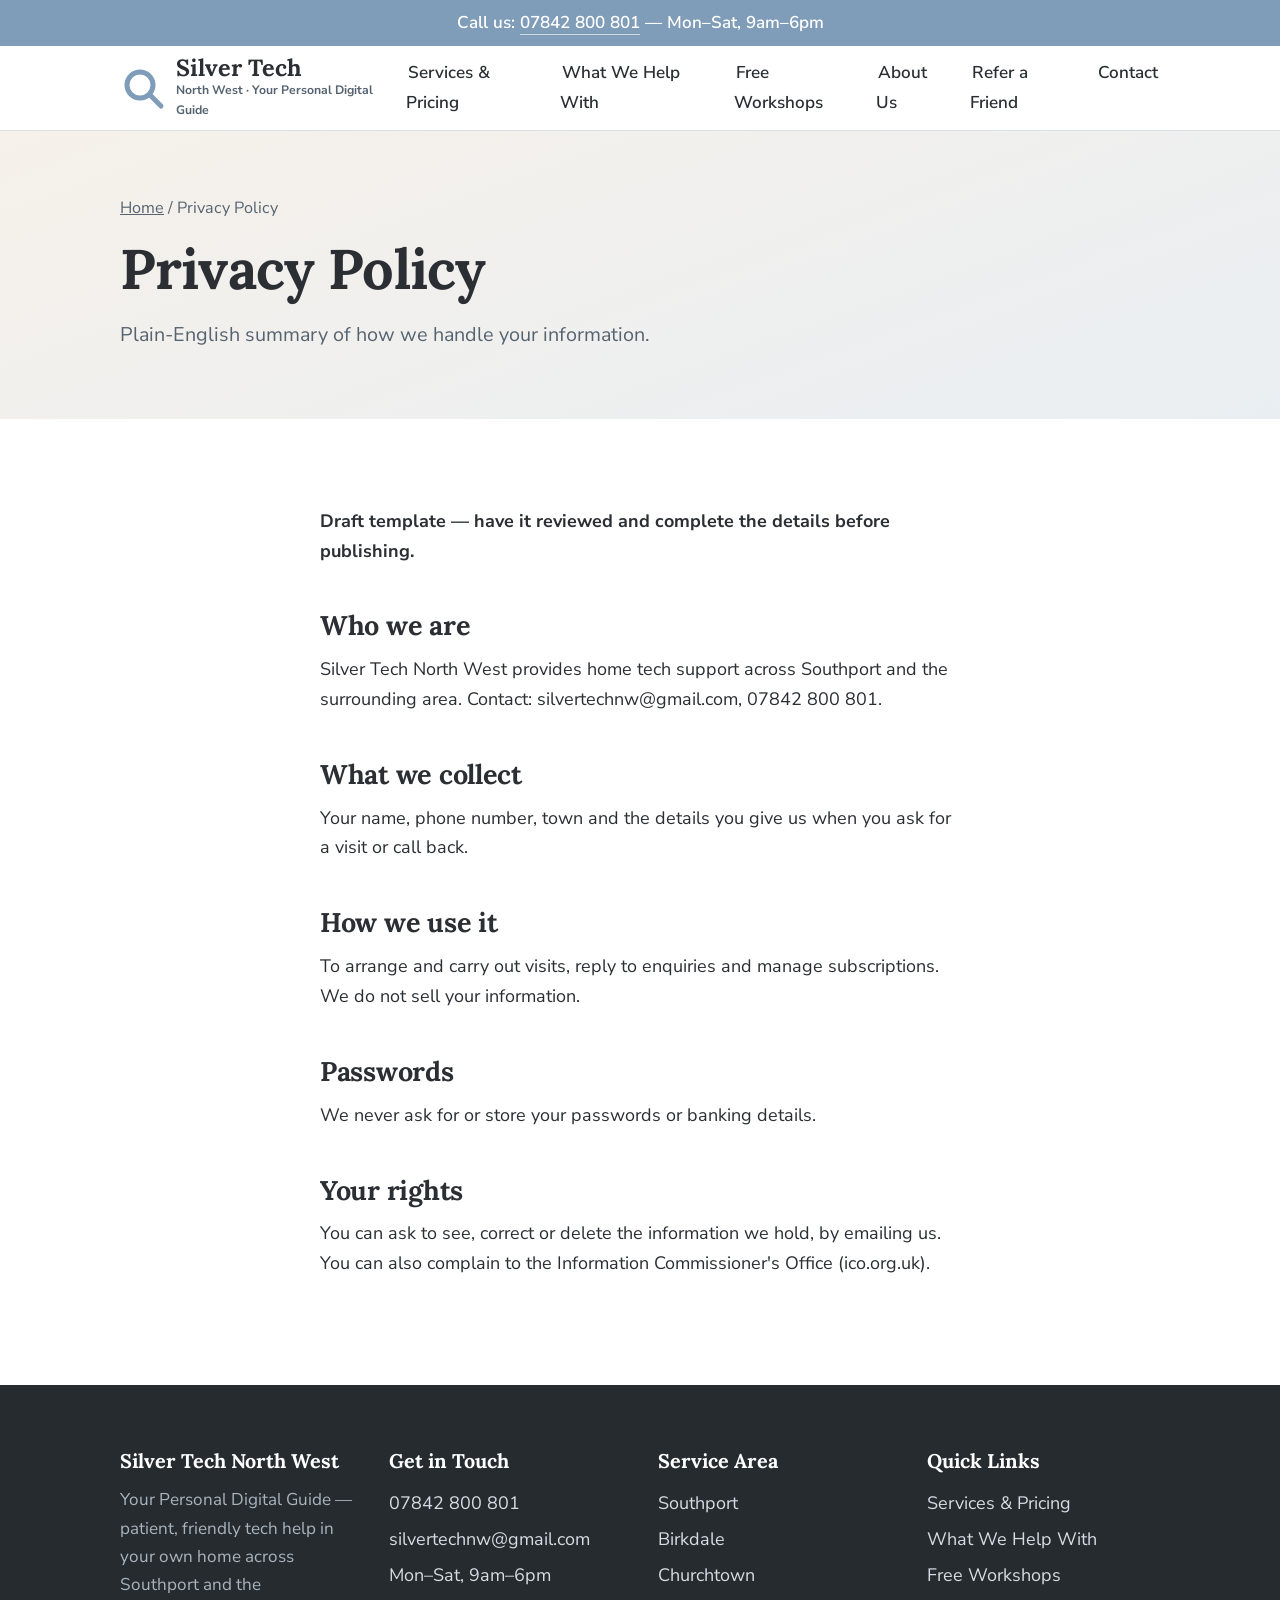
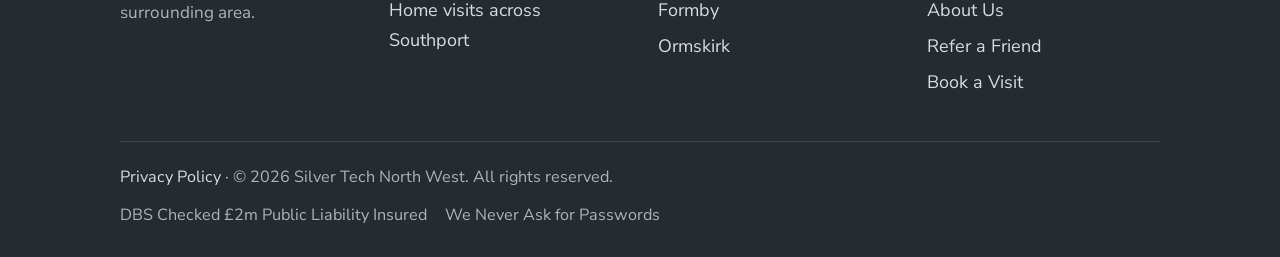
<file: privacy.html>
<!DOCTYPE html>
<html lang="en-GB"><head><meta charset="utf-8"><meta name="viewport" content="width=device-width, initial-scale=1">
<title>Privacy Policy – Silver Tech North West</title><meta name="description" content="How Silver Tech North West handles your personal information.">
<link rel="canonical" href="https://nwst.co.uk/privacy.html">
<meta property="og:site_name" content="Silver Tech North West"><meta property="og:url" content="https://nwst.co.uk/privacy.html">
<link rel="preconnect" href="https://fonts.googleapis.com"><link rel="preconnect" href="https://fonts.gstatic.com" crossorigin>
<link href="https://fonts.googleapis.com/css2?family=Lora:wght@600;700&family=Nunito+Sans:wght@400;600;700&display=swap" rel="stylesheet">
<link rel="stylesheet" href="style.css"></head><body><a class="skip" href="#top">Skip to content</a>
<svg width="0" height="0" style="position:absolute" aria-hidden="true">
  <symbol id="tick" viewBox="0 0 24 24"><circle cx="12" cy="12" r="10" fill="none" stroke="currentColor" stroke-width="2"/><path d="M7.5 12.5l3 3 6-6.5" fill="none" stroke="currentColor" stroke-width="2" stroke-linecap="round" stroke-linejoin="round"/></symbol>
</svg>
<div class="topbar">Call us: <a href="tel:+447842800801">07842 800 801</a> — Mon–Sat, 9am–6pm</div>

<header>
  <div class="nav">
    <a class="logo" href="index.html" aria-label="Silver Tech North West – home">
      <svg width="46" height="46" viewBox="0 0 46 46" aria-hidden="true"><circle cx="20" cy="20" r="13" fill="none" stroke="#7f9db8" stroke-width="5"/><path d="M30 30l11 11" stroke="#7f9db8" stroke-width="5" stroke-linecap="round"/></svg>
      <span><b>Silver Tech</b><small>North West · Your Personal Digital Guide</small></span>
    </a>
    <button class="menu-btn" aria-expanded="false" aria-controls="nav">Menu</button>
    <nav id="nav" aria-label="Main">
      <ul>
        <li><a href="pricing.html">Services &amp; Pricing</a></li>
        <li><a href="services.html">What We Help With</a></li>
        <li><a href="workshops.html">Free Workshops</a></li>
        <li><a href="about.html">About Us</a></li>
        <li><a href="refer.html">Refer a Friend</a></li>
        <li><a href="book.html">Contact</a></li>
      </ul>
    </nav>
  </div>
</header>
<main id="top"><section class="pagehead"><div class="wrap"><div class="crumbs"><a href="index.html">Home</a> / Privacy Policy</div><h1>Privacy Policy</h1><p class="lead">Plain-English summary of how we handle your information.</p></div></section>

<section><div class="wrap narrow prose"><p><b>Draft template — have it reviewed and complete the details before publishing.</b></p>
<h2>Who we are</h2><p>Silver Tech North West provides home tech support across Southport and the surrounding area. Contact: silvertechnw@gmail.com, 07842 800 801.</p>
<h2>What we collect</h2><p>Your name, phone number, town and the details you give us when you ask for a visit or call back.</p>
<h2>How we use it</h2><p>To arrange and carry out visits, reply to enquiries and manage subscriptions. We do not sell your information.</p>
<h2>Passwords</h2><p>We never ask for or store your passwords or banking details.</p>
<h2>Your rights</h2><p>You can ask to see, correct or delete the information we hold, by emailing us. You can also complain to the Information Commissioner's Office (ico.org.uk).</p></div></section>
</main>
<footer class="site">
  <div class="wrap">
    <div class="fgrid">
      <div>
        <h3>Silver Tech North West</h3>
        <p>Your Personal Digital Guide — patient, friendly tech help in your own home across Southport and the surrounding area.</p>
      </div>
      <div>
        <h3>Get in Touch</h3>
        <ul>
          <li><a href="tel:+447842800801">07842 800 801</a></li>
          <li><a href="mailto:silvertechnw@gmail.com">silvertechnw@gmail.com</a></li>
          <li>Mon–Sat, 9am–6pm</li>
          <li>Home visits across Southport</li>
        </ul>
      </div>
      <div>
        <h3>Service Area</h3>
        <ul><li>Southport</li><li>Birkdale</li><li>Churchtown</li><li>Formby</li><li>Ormskirk</li></ul>
      </div>
      <div>
        <h3>Quick Links</h3>
        <ul>
          <li><a href="pricing.html">Services &amp; Pricing</a></li>
          <li><a href="services.html">What We Help With</a></li>
          <li><a href="workshops.html">Free Workshops</a></li>
          <li><a href="about.html">About Us</a></li>
          <li><a href="refer.html">Refer a Friend</a></li>
          <li><a href="book.html">Book a Visit</a></li>
        </ul>
      </div>
    </div>
    <div class="fbottom">
      <div><a href="privacy.html">Privacy Policy</a> · © 2026 Silver Tech North West. All rights reserved.</div>
      <div>DBS Checked <span>£2m Public Liability Insured</span> <span>We Never Ask for Passwords</span></div>
    </div>
  </div>
</footer>
<div class="callbar"><a class="btn btn-line" href="tel:+447842800801">Call us</a><a class="btn btn-fill" href="book.html">Book a visit</a></div>
<script src="script.js"></script></body></html>
</file>
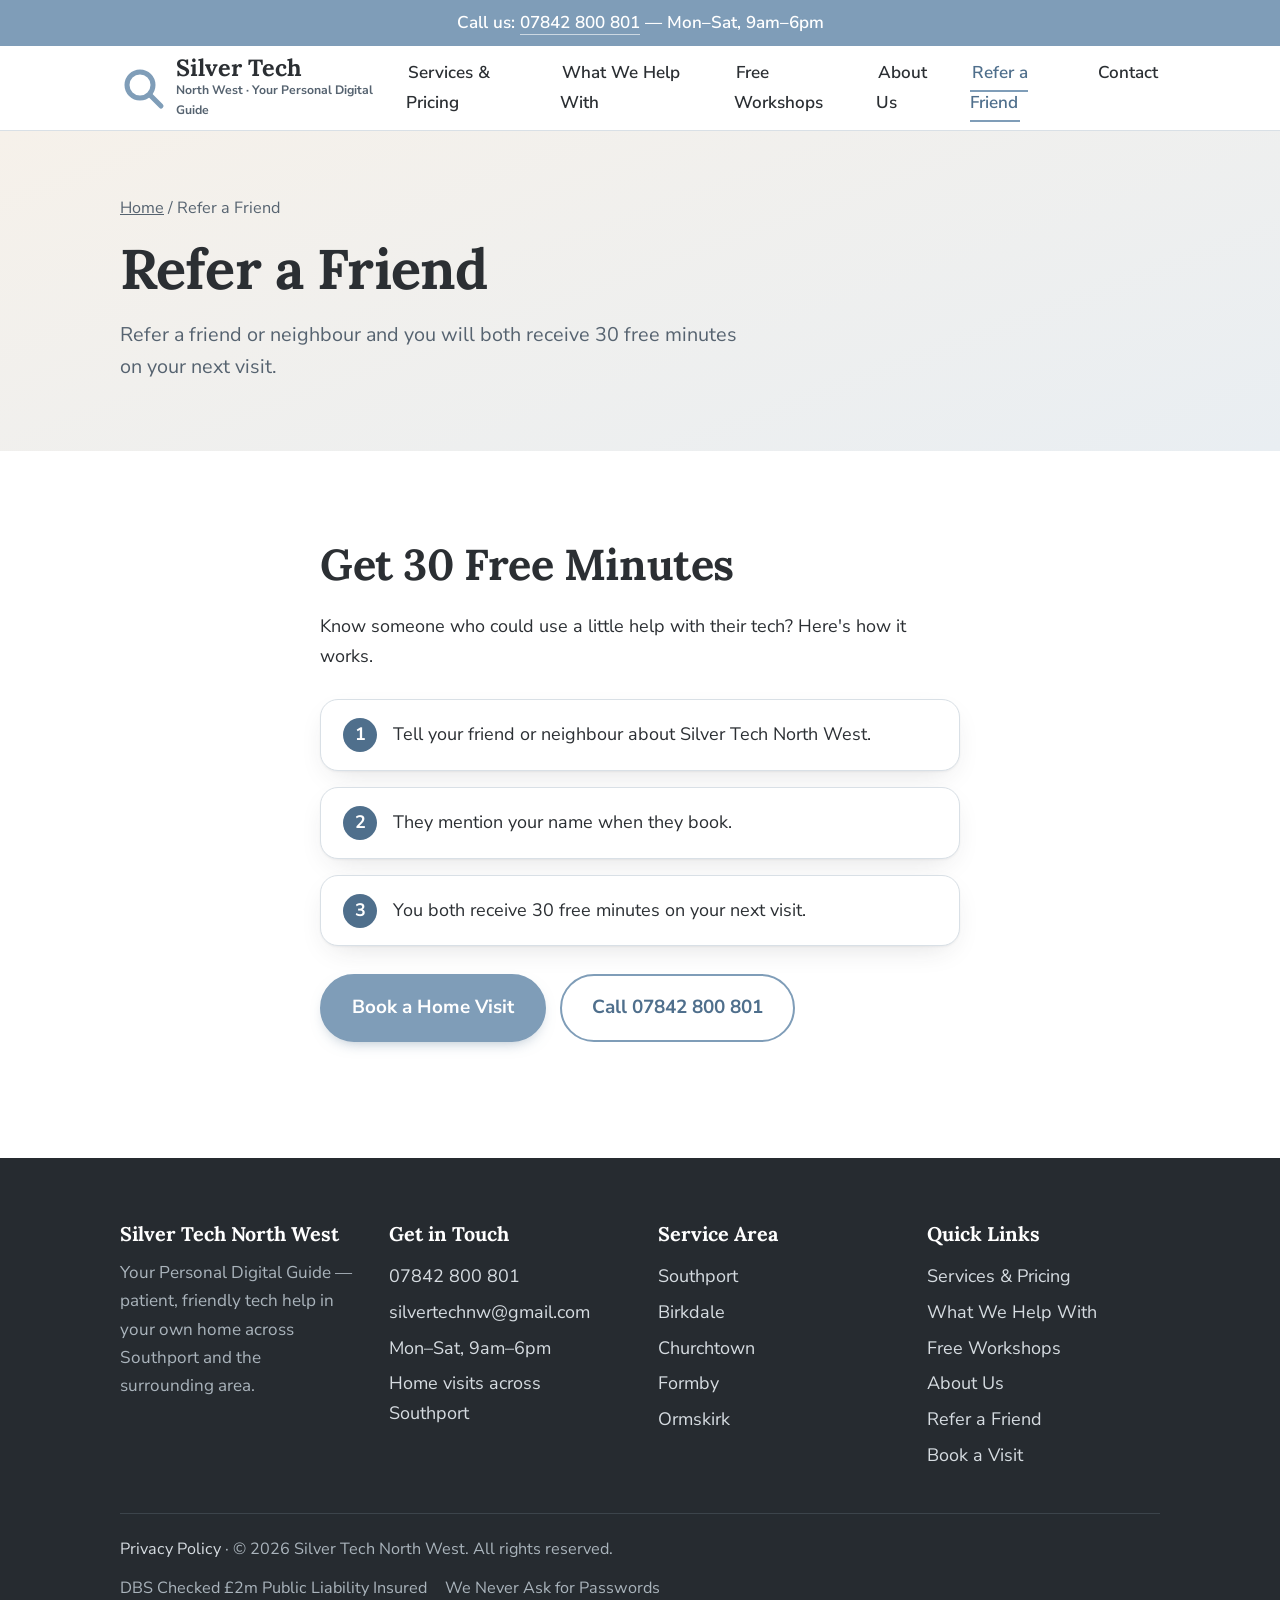
<file: refer.html>
<!DOCTYPE html>
<html lang="en-GB"><head><meta charset="utf-8"><meta name="viewport" content="width=device-width, initial-scale=1">
<title>Refer a Friend – Silver Tech North West</title><meta name="description" content="Refer a friend or neighbour and you both get 30 free minutes.">
<link rel="canonical" href="https://nwst.co.uk/refer.html">
<meta property="og:site_name" content="Silver Tech North West"><meta property="og:url" content="https://nwst.co.uk/refer.html">
<link rel="preconnect" href="https://fonts.googleapis.com"><link rel="preconnect" href="https://fonts.gstatic.com" crossorigin>
<link href="https://fonts.googleapis.com/css2?family=Lora:wght@600;700&family=Nunito+Sans:wght@400;600;700&display=swap" rel="stylesheet">
<link rel="stylesheet" href="style.css"></head><body><a class="skip" href="#top">Skip to content</a>
<svg width="0" height="0" style="position:absolute" aria-hidden="true">
  <symbol id="tick" viewBox="0 0 24 24"><circle cx="12" cy="12" r="10" fill="none" stroke="currentColor" stroke-width="2"/><path d="M7.5 12.5l3 3 6-6.5" fill="none" stroke="currentColor" stroke-width="2" stroke-linecap="round" stroke-linejoin="round"/></symbol>
</svg>
<div class="topbar">Call us: <a href="tel:+447842800801">07842 800 801</a> — Mon–Sat, 9am–6pm</div>

<header>
  <div class="nav">
    <a class="logo" href="index.html" aria-label="Silver Tech North West – home">
      <svg width="46" height="46" viewBox="0 0 46 46" aria-hidden="true"><circle cx="20" cy="20" r="13" fill="none" stroke="#7f9db8" stroke-width="5"/><path d="M30 30l11 11" stroke="#7f9db8" stroke-width="5" stroke-linecap="round"/></svg>
      <span><b>Silver Tech</b><small>North West · Your Personal Digital Guide</small></span>
    </a>
    <button class="menu-btn" aria-expanded="false" aria-controls="nav">Menu</button>
    <nav id="nav" aria-label="Main">
      <ul>
        <li><a href="pricing.html">Services &amp; Pricing</a></li>
        <li><a href="services.html">What We Help With</a></li>
        <li><a href="workshops.html">Free Workshops</a></li>
        <li><a href="about.html">About Us</a></li>
        <li><a href="refer.html">Refer a Friend</a></li>
        <li><a href="book.html">Contact</a></li>
      </ul>
    </nav>
  </div>
</header>
<main id="top"><section class="pagehead"><div class="wrap"><div class="crumbs"><a href="index.html">Home</a> / Refer a Friend</div><h1>Refer a Friend</h1><p class="lead">Refer a friend or neighbour and you will both receive 30 free minutes on your next visit.</p></div></section>

<section><div class="wrap narrow"><h2>Get 30 Free Minutes</h2><p>Know someone who could use a little help with their tech? Here's how it works.</p><ol class="steps"><li>Tell your friend or neighbour about Silver Tech North West.</li><li>They mention your name when they book.</li><li>You both receive 30 free minutes on your next visit.</li></ol><div class="btns"><a class="btn btn-fill" href="book.html">Book a Home Visit</a><a class="btn btn-line" href="tel:+447842800801">Call 07842 800 801</a></div></div></section>
</main>
<footer class="site">
  <div class="wrap">
    <div class="fgrid">
      <div>
        <h3>Silver Tech North West</h3>
        <p>Your Personal Digital Guide — patient, friendly tech help in your own home across Southport and the surrounding area.</p>
      </div>
      <div>
        <h3>Get in Touch</h3>
        <ul>
          <li><a href="tel:+447842800801">07842 800 801</a></li>
          <li><a href="mailto:silvertechnw@gmail.com">silvertechnw@gmail.com</a></li>
          <li>Mon–Sat, 9am–6pm</li>
          <li>Home visits across Southport</li>
        </ul>
      </div>
      <div>
        <h3>Service Area</h3>
        <ul><li>Southport</li><li>Birkdale</li><li>Churchtown</li><li>Formby</li><li>Ormskirk</li></ul>
      </div>
      <div>
        <h3>Quick Links</h3>
        <ul>
          <li><a href="pricing.html">Services &amp; Pricing</a></li>
          <li><a href="services.html">What We Help With</a></li>
          <li><a href="workshops.html">Free Workshops</a></li>
          <li><a href="about.html">About Us</a></li>
          <li><a href="refer.html">Refer a Friend</a></li>
          <li><a href="book.html">Book a Visit</a></li>
        </ul>
      </div>
    </div>
    <div class="fbottom">
      <div><a href="privacy.html">Privacy Policy</a> · © 2026 Silver Tech North West. All rights reserved.</div>
      <div>DBS Checked <span>£2m Public Liability Insured</span> <span>We Never Ask for Passwords</span></div>
    </div>
  </div>
</footer>
<div class="callbar"><a class="btn btn-line" href="tel:+447842800801">Call us</a><a class="btn btn-fill" href="book.html">Book a visit</a></div>
<script src="script.js"></script></body></html>
</file>
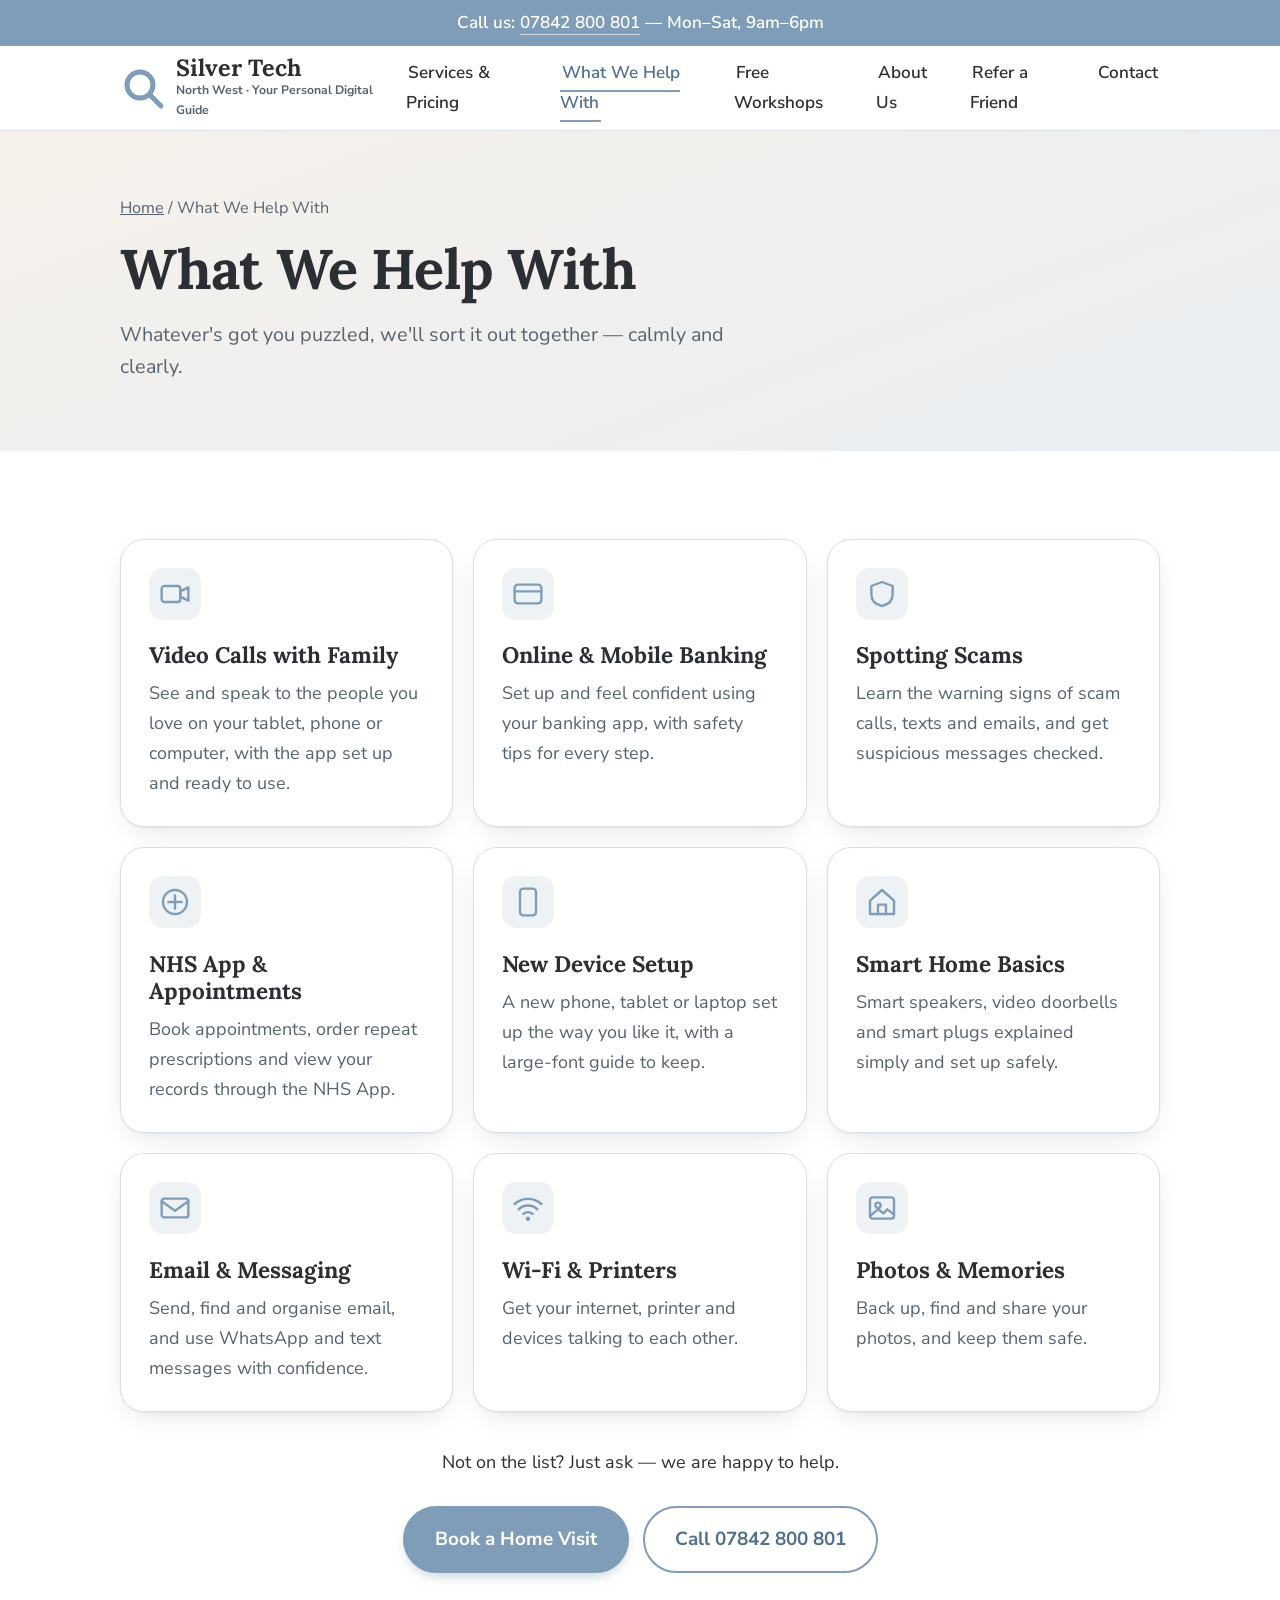
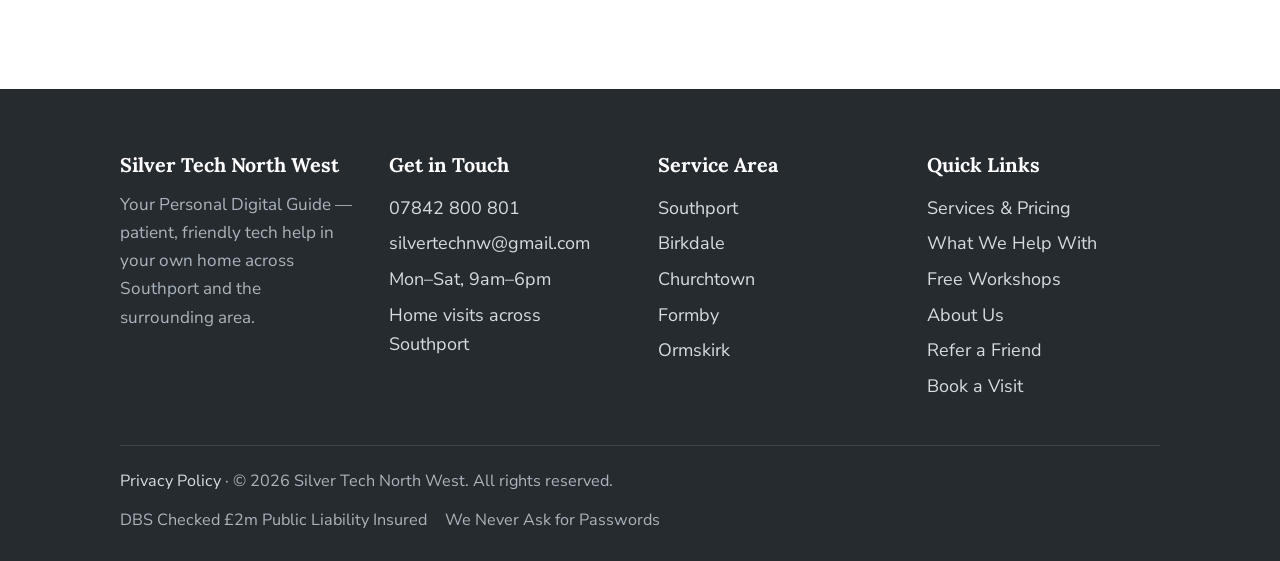
<file: services.html>
<!DOCTYPE html>
<html lang="en-GB"><head><meta charset="utf-8"><meta name="viewport" content="width=device-width, initial-scale=1">
<title>What We Help With – Silver Tech North West</title><meta name="description" content="Video calls, banking, scams, the NHS App, new devices, smart homes and more.">
<link rel="canonical" href="https://nwst.co.uk/services.html">
<meta property="og:site_name" content="Silver Tech North West"><meta property="og:url" content="https://nwst.co.uk/services.html">
<link rel="preconnect" href="https://fonts.googleapis.com"><link rel="preconnect" href="https://fonts.gstatic.com" crossorigin>
<link href="https://fonts.googleapis.com/css2?family=Lora:wght@600;700&family=Nunito+Sans:wght@400;600;700&display=swap" rel="stylesheet">
<link rel="stylesheet" href="style.css"></head><body><a class="skip" href="#top">Skip to content</a>
<svg width="0" height="0" style="position:absolute" aria-hidden="true">
  <symbol id="tick" viewBox="0 0 24 24"><circle cx="12" cy="12" r="10" fill="none" stroke="currentColor" stroke-width="2"/><path d="M7.5 12.5l3 3 6-6.5" fill="none" stroke="currentColor" stroke-width="2" stroke-linecap="round" stroke-linejoin="round"/></symbol>
</svg>
<div class="topbar">Call us: <a href="tel:+447842800801">07842 800 801</a> — Mon–Sat, 9am–6pm</div>

<header>
  <div class="nav">
    <a class="logo" href="index.html" aria-label="Silver Tech North West – home">
      <svg width="46" height="46" viewBox="0 0 46 46" aria-hidden="true"><circle cx="20" cy="20" r="13" fill="none" stroke="#7f9db8" stroke-width="5"/><path d="M30 30l11 11" stroke="#7f9db8" stroke-width="5" stroke-linecap="round"/></svg>
      <span><b>Silver Tech</b><small>North West · Your Personal Digital Guide</small></span>
    </a>
    <button class="menu-btn" aria-expanded="false" aria-controls="nav">Menu</button>
    <nav id="nav" aria-label="Main">
      <ul>
        <li><a href="pricing.html">Services &amp; Pricing</a></li>
        <li><a href="services.html">What We Help With</a></li>
        <li><a href="workshops.html">Free Workshops</a></li>
        <li><a href="about.html">About Us</a></li>
        <li><a href="refer.html">Refer a Friend</a></li>
        <li><a href="book.html">Contact</a></li>
      </ul>
    </nav>
  </div>
</header>
<main id="top"><section class="pagehead"><div class="wrap"><div class="crumbs"><a href="index.html">Home</a> / What We Help With</div><h1>What We Help With</h1><p class="lead">Whatever's got you puzzled, we'll sort it out together — calmly and clearly.</p></div></section>
<section><div class="wrap"><div class="svc" style="margin-top:0"><article><svg width="34" height="34" viewBox="0 0 24 24" fill="none" stroke="currentColor" stroke-width="1.8" stroke-linejoin="round" stroke-linecap="round"><rect x="2" y="6" width="14" height="12" rx="2"/><path d="M16 10l6-3v10l-6-3z"/></svg><h3>Video Calls with Family</h3><p>See and speak to the people you love on your tablet, phone or computer, with the app set up and ready to use.</p></article><article><svg width="34" height="34" viewBox="0 0 24 24" fill="none" stroke="currentColor" stroke-width="1.8" stroke-linejoin="round" stroke-linecap="round"><rect x="2" y="5" width="20" height="14" rx="2.5"/><path d="M2 10h20"/></svg><h3>Online &amp; Mobile Banking</h3><p>Set up and feel confident using your banking app, with safety tips for every step.</p></article><article><svg width="34" height="34" viewBox="0 0 24 24" fill="none" stroke="currentColor" stroke-width="1.8" stroke-linejoin="round" stroke-linecap="round"><path d="M12 3l8 3v6c0 5-3.5 8-8 9-4.5-1-8-4-8-9V6z"/></svg><h3>Spotting Scams</h3><p>Learn the warning signs of scam calls, texts and emails, and get suspicious messages checked.</p></article><article><svg width="34" height="34" viewBox="0 0 24 24" fill="none" stroke="currentColor" stroke-width="1.8" stroke-linejoin="round" stroke-linecap="round"><circle cx="12" cy="12" r="9"/><path d="M12 7v10M7 12h10"/></svg><h3>NHS App &amp; Appointments</h3><p>Book appointments, order repeat prescriptions and view your records through the NHS App.</p></article><article><svg width="34" height="34" viewBox="0 0 24 24" fill="none" stroke="currentColor" stroke-width="1.8" stroke-linejoin="round" stroke-linecap="round"><rect x="6" y="2" width="12" height="20" rx="2.5"/></svg><h3>New Device Setup</h3><p>A new phone, tablet or laptop set up the way you like it, with a large-font guide to keep.</p></article><article><svg width="34" height="34" viewBox="0 0 24 24" fill="none" stroke="currentColor" stroke-width="1.8" stroke-linejoin="round" stroke-linecap="round"><path d="M3 11l9-8 9 8v10H3z"/><path d="M9 21v-7h6v7"/></svg><h3>Smart Home Basics</h3><p>Smart speakers, video doorbells and smart plugs explained simply and set up safely.</p></article><article><svg width="34" height="34" viewBox="0 0 24 24" fill="none" stroke="currentColor" stroke-width="1.8" stroke-linejoin="round" stroke-linecap="round"><rect x="2" y="5" width="20" height="14" rx="2"/><path d="M2 7l10 7 10-7"/></svg><h3>Email &amp; Messaging</h3><p>Send, find and organise email, and use WhatsApp and text messages with confidence.</p></article><article><svg width="34" height="34" viewBox="0 0 24 24" fill="none" stroke="currentColor" stroke-width="1.8" stroke-linejoin="round" stroke-linecap="round"><path d="M2 9a15 15 0 0120 0M5 13a10 10 0 0114 0M8.5 16.5a5 5 0 017 0"/><circle cx="12" cy="20" r=".8"/></svg><h3>Wi-Fi &amp; Printers</h3><p>Get your internet, printer and devices talking to each other.</p></article><article><svg width="34" height="34" viewBox="0 0 24 24" fill="none" stroke="currentColor" stroke-width="1.8" stroke-linejoin="round" stroke-linecap="round"><rect x="3" y="4" width="18" height="16" rx="2"/><circle cx="9" cy="10" r="2"/><path d="M3 18l6-5 4 3 3-3 5 4"/></svg><h3>Photos &amp; Memories</h3><p>Back up, find and share your photos, and keep them safe.</p></article></div><p class="center" style="margin-top:36px">Not on the list? Just ask — we are happy to help.</p><div class="btns" style="justify-content:center"><a class="btn btn-fill" href="book.html">Book a Home Visit</a><a class="btn btn-line" href="tel:+447842800801">Call 07842 800 801</a></div></div></section>
</main>
<footer class="site">
  <div class="wrap">
    <div class="fgrid">
      <div>
        <h3>Silver Tech North West</h3>
        <p>Your Personal Digital Guide — patient, friendly tech help in your own home across Southport and the surrounding area.</p>
      </div>
      <div>
        <h3>Get in Touch</h3>
        <ul>
          <li><a href="tel:+447842800801">07842 800 801</a></li>
          <li><a href="mailto:silvertechnw@gmail.com">silvertechnw@gmail.com</a></li>
          <li>Mon–Sat, 9am–6pm</li>
          <li>Home visits across Southport</li>
        </ul>
      </div>
      <div>
        <h3>Service Area</h3>
        <ul><li>Southport</li><li>Birkdale</li><li>Churchtown</li><li>Formby</li><li>Ormskirk</li></ul>
      </div>
      <div>
        <h3>Quick Links</h3>
        <ul>
          <li><a href="pricing.html">Services &amp; Pricing</a></li>
          <li><a href="services.html">What We Help With</a></li>
          <li><a href="workshops.html">Free Workshops</a></li>
          <li><a href="about.html">About Us</a></li>
          <li><a href="refer.html">Refer a Friend</a></li>
          <li><a href="book.html">Book a Visit</a></li>
        </ul>
      </div>
    </div>
    <div class="fbottom">
      <div><a href="privacy.html">Privacy Policy</a> · © 2026 Silver Tech North West. All rights reserved.</div>
      <div>DBS Checked <span>£2m Public Liability Insured</span> <span>We Never Ask for Passwords</span></div>
    </div>
  </div>
</footer>
<div class="callbar"><a class="btn btn-line" href="tel:+447842800801">Call us</a><a class="btn btn-fill" href="book.html">Book a visit</a></div>
<script src="script.js"></script></body></html>
</file>
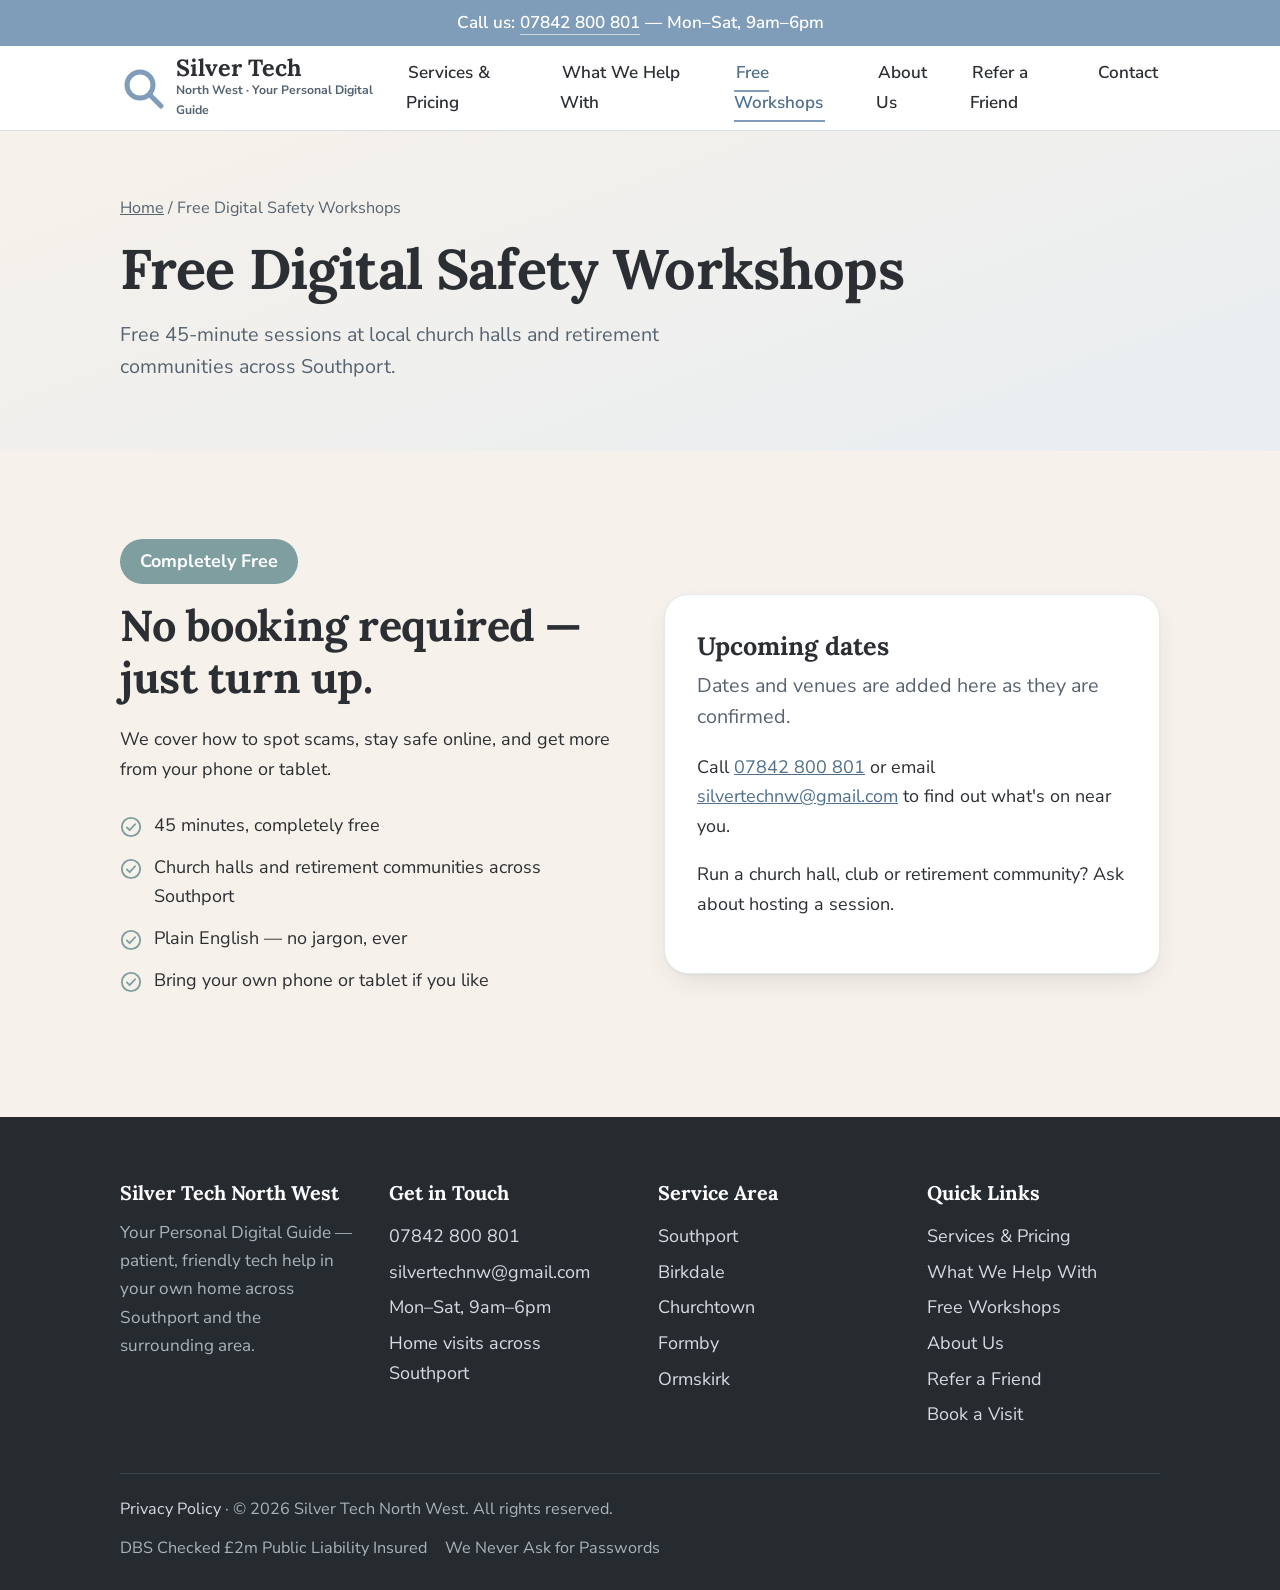
<file: workshops.html>
<!DOCTYPE html>
<html lang="en-GB"><head><meta charset="utf-8"><meta name="viewport" content="width=device-width, initial-scale=1">
<title>Free Digital Safety Workshops – Silver Tech North West</title><meta name="description" content="Free 45-minute sessions at local church halls and retirement communities across Southport.">
<link rel="canonical" href="https://nwst.co.uk/workshops.html">
<meta property="og:site_name" content="Silver Tech North West"><meta property="og:url" content="https://nwst.co.uk/workshops.html">
<link rel="preconnect" href="https://fonts.googleapis.com"><link rel="preconnect" href="https://fonts.gstatic.com" crossorigin>
<link href="https://fonts.googleapis.com/css2?family=Lora:wght@600;700&family=Nunito+Sans:wght@400;600;700&display=swap" rel="stylesheet">
<link rel="stylesheet" href="style.css"></head><body><a class="skip" href="#top">Skip to content</a>
<svg width="0" height="0" style="position:absolute" aria-hidden="true">
  <symbol id="tick" viewBox="0 0 24 24"><circle cx="12" cy="12" r="10" fill="none" stroke="currentColor" stroke-width="2"/><path d="M7.5 12.5l3 3 6-6.5" fill="none" stroke="currentColor" stroke-width="2" stroke-linecap="round" stroke-linejoin="round"/></symbol>
</svg>
<div class="topbar">Call us: <a href="tel:+447842800801">07842 800 801</a> — Mon–Sat, 9am–6pm</div>

<header>
  <div class="nav">
    <a class="logo" href="index.html" aria-label="Silver Tech North West – home">
      <svg width="46" height="46" viewBox="0 0 46 46" aria-hidden="true"><circle cx="20" cy="20" r="13" fill="none" stroke="#7f9db8" stroke-width="5"/><path d="M30 30l11 11" stroke="#7f9db8" stroke-width="5" stroke-linecap="round"/></svg>
      <span><b>Silver Tech</b><small>North West · Your Personal Digital Guide</small></span>
    </a>
    <button class="menu-btn" aria-expanded="false" aria-controls="nav">Menu</button>
    <nav id="nav" aria-label="Main">
      <ul>
        <li><a href="pricing.html">Services &amp; Pricing</a></li>
        <li><a href="services.html">What We Help With</a></li>
        <li><a href="workshops.html">Free Workshops</a></li>
        <li><a href="about.html">About Us</a></li>
        <li><a href="refer.html">Refer a Friend</a></li>
        <li><a href="book.html">Contact</a></li>
      </ul>
    </nav>
  </div>
</header>
<main id="top"><section class="pagehead"><div class="wrap"><div class="crumbs"><a href="index.html">Home</a> / Free Digital Safety Workshops</div><h1>Free Digital Safety Workshops</h1><p class="lead">Free 45-minute sessions at local church halls and retirement communities across Southport.</p></div></section>

<section class="workshop"><div class="wrap split"><div><span class="tag">Completely Free</span><h2>No booking required — just turn up.</h2><p>We cover how to spot scams, stay safe online, and get more from your phone or tablet.</p><ul class="ticks"><li><svg class="tick" width="22" height="22"><use href="#tick"/></svg>45 minutes, completely free</li><li><svg class="tick" width="22" height="22"><use href="#tick"/></svg>Church halls and retirement communities across Southport</li><li><svg class="tick" width="22" height="22"><use href="#tick"/></svg>Plain English — no jargon, ever</li><li><svg class="tick" width="22" height="22"><use href="#tick"/></svg>Bring your own phone or tablet if you like</li></ul></div>
<div class="card"><h3>Upcoming dates</h3><p class="lead">Dates and venues are added here as they are confirmed.</p><p>Call <a href="tel:+447842800801">07842 800 801</a> or email <a href="mailto:silvertechnw@gmail.com?subject=Workshop%20dates">silvertechnw@gmail.com</a> to find out what's on near you.</p><p>Run a church hall, club or retirement community? Ask about hosting a session.</p></div></div></section>
</main>
<footer class="site">
  <div class="wrap">
    <div class="fgrid">
      <div>
        <h3>Silver Tech North West</h3>
        <p>Your Personal Digital Guide — patient, friendly tech help in your own home across Southport and the surrounding area.</p>
      </div>
      <div>
        <h3>Get in Touch</h3>
        <ul>
          <li><a href="tel:+447842800801">07842 800 801</a></li>
          <li><a href="mailto:silvertechnw@gmail.com">silvertechnw@gmail.com</a></li>
          <li>Mon–Sat, 9am–6pm</li>
          <li>Home visits across Southport</li>
        </ul>
      </div>
      <div>
        <h3>Service Area</h3>
        <ul><li>Southport</li><li>Birkdale</li><li>Churchtown</li><li>Formby</li><li>Ormskirk</li></ul>
      </div>
      <div>
        <h3>Quick Links</h3>
        <ul>
          <li><a href="pricing.html">Services &amp; Pricing</a></li>
          <li><a href="services.html">What We Help With</a></li>
          <li><a href="workshops.html">Free Workshops</a></li>
          <li><a href="about.html">About Us</a></li>
          <li><a href="refer.html">Refer a Friend</a></li>
          <li><a href="book.html">Book a Visit</a></li>
        </ul>
      </div>
    </div>
    <div class="fbottom">
      <div><a href="privacy.html">Privacy Policy</a> · © 2026 Silver Tech North West. All rights reserved.</div>
      <div>DBS Checked <span>£2m Public Liability Insured</span> <span>We Never Ask for Passwords</span></div>
    </div>
  </div>
</footer>
<div class="callbar"><a class="btn btn-line" href="tel:+447842800801">Call us</a><a class="btn btn-fill" href="book.html">Book a visit</a></div>
<script src="script.js"></script></body></html>
</file>
<file: style.css>
:root{
  --ink:#2b2f33; --muted:#566370; --blue:#7f9db8; --blue-d:#4f6f8c; --sage:#7f9ea0;
  --paper:#fff; --mist:#eff2f4; --line:#d9e0e6; --warm:#f6f1ea;
  --serif:'Lora',Georgia,'Times New Roman',serif;
  --sans:'Nunito Sans',system-ui,-apple-system,'Segoe UI',Arial,sans-serif;
}
*{box-sizing:border-box}
html{scroll-behavior:smooth;font-size:112.5%}
body{margin:0;font-family:var(--sans);color:var(--ink);background:var(--paper);line-height:1.65}
h1,h2,h3{font-family:var(--serif);line-height:1.2;margin:0 0 .5em}
h1{font-size:clamp(2rem,6vw,3.4rem)}
h2{font-size:clamp(1.6rem,4.5vw,2.4rem)}
h3{font-size:1.4rem}
p{margin:0 0 1em}
a{color:var(--blue-d)}
:focus-visible{outline:3px solid var(--blue-d);outline-offset:3px}
.wrap{max-width:1080px;margin:0 auto;padding:0 20px}
.narrow{max-width:680px;margin-inline:auto}
.center{text-align:center}
section{padding:72px 0}
.lead{color:var(--muted);font-size:1.1rem}

/* top bar + header */
.topbar{background:var(--blue);color:#fff;text-align:center;padding:10px 16px;font-weight:600}
.topbar a{color:#fff;text-decoration:none}
header{background:#fff;border-bottom:1px solid var(--line);position:sticky;top:0;z-index:10}
.nav{display:flex;align-items:center;justify-content:space-between;gap:16px;padding:10px 20px;max-width:1080px;margin:0 auto}
.logo{display:flex;align-items:center;gap:10px;text-decoration:none;color:var(--ink)}
.logo svg{flex:none}
.logo b{font-family:var(--serif);font-size:1.3rem;display:block;line-height:1}
.logo small{font-size:.68rem;color:var(--muted);font-weight:700;display:block}
nav ul{list-style:none;display:flex;gap:22px;margin:0;padding:0}
nav a{text-decoration:none;color:var(--ink);font-weight:600}
nav a:hover{color:var(--blue-d)}
.menu-btn{display:none;background:none;border:2px solid var(--line);border-radius:10px;padding:8px 14px;font:700 1rem var(--sans);cursor:pointer}
@media(max-width:820px){
  .menu-btn{display:block}
  nav{display:none;position:absolute;left:0;right:0;top:100%;background:#fff;border-bottom:1px solid var(--line);padding:8px 20px 16px}
  nav.open{display:block}
  nav ul{flex-direction:column;gap:0}
  nav a{display:block;padding:14px 0;border-bottom:1px solid var(--mist)}
}

/* buttons */
.btn{display:inline-block;padding:16px 30px;border-radius:999px;font-weight:700;font-size:1.05rem;text-decoration:none;text-align:center;border:2px solid var(--blue);transition:background .15s}
.btn-fill{background:var(--blue);color:#fff}
.btn-fill:hover{background:var(--blue-d);border-color:var(--blue-d)}
.btn-line{background:transparent;color:var(--blue-d)}
.btn-line:hover{background:var(--mist)}
.btns{display:flex;flex-wrap:wrap;gap:14px;margin:28px 0}
@media(max-width:520px){.btns .btn{width:100%}}

/* hero */
.hero{background:linear-gradient(160deg,var(--warm),#e9eef2);padding:80px 0 64px}
.hero h1 span{display:block}
.hero .sub{color:var(--blue-d)}
.badges{display:flex;flex-wrap:wrap;gap:12px;list-style:none;padding:0;margin:0}
.badges li,.pill{background:#fff;border:1px solid var(--line);border-radius:999px;padding:10px 18px;font-weight:600;display:flex;align-items:center;gap:8px}
.tick{color:var(--sage);flex:none}

/* pricing */
.how{background:var(--mist)}
.cards{display:grid;grid-template-columns:repeat(auto-fit,minmax(290px,1fr));gap:24px;margin-top:40px}
.card{background:#fff;border:1px solid var(--line);border-radius:22px;padding:36px 32px;display:flex;flex-direction:column}
.card .btn{margin-top:auto;align-self:flex-start}
.price{font-family:var(--serif);font-size:3.2rem;color:var(--blue);line-height:1;font-weight:700}
.price small{font-family:var(--sans);font-size:1rem;color:var(--muted);font-weight:400;margin-left:6px}
.ticks{list-style:none;padding:0;margin:20px 0 28px}
.ticks li{display:flex;gap:12px;padding:6px 0}
.ticks svg{margin-top:5px}

/* help list */
.help-grid{display:grid;grid-template-columns:repeat(auto-fit,minmax(280px,1fr));gap:16px;margin:36px 0}
.help-grid div{background:var(--mist);border:1px solid var(--line);border-radius:26px;padding:22px 26px;font-size:1.15rem;display:flex;align-items:center;gap:18px}
.help-grid svg{flex:none;color:var(--blue)}

/* workshop */
.workshop{background:var(--warm)}
.split{display:grid;grid-template-columns:1fr 1fr;gap:48px;align-items:center}
@media(max-width:820px){.split{grid-template-columns:1fr;gap:32px}}
.quote-panel{background:linear-gradient(145deg,var(--blue),var(--sage));color:#fff;border-radius:22px;padding:56px 36px;text-align:center;font-family:var(--serif);font-size:1.7rem;font-weight:600;line-height:1.35}
.tag{display:inline-block;background:var(--sage);color:#fff;border-radius:999px;padding:8px 20px;font-weight:700;margin-bottom:16px}

/* testimonials */
.quotes{display:grid;grid-template-columns:repeat(auto-fit,minmax(290px,1fr));gap:24px;margin-top:40px}
blockquote{margin:0;background:var(--mist);border-left:5px solid var(--blue);border-radius:6px 18px 18px 6px;padding:28px}
blockquote p{font-family:var(--serif);font-size:1.12rem}
blockquote footer{color:var(--muted);font-size:.95rem}

/* safe hands */
.safe{background:var(--blue-d);color:#fff}
.safe p{color:#e6edf3}
.safe .ticks li{color:#fff}
.safe .tick{color:#cfe0ea}

/* referral + CTA */
.refer{background:var(--mist)}
.cta{background:linear-gradient(160deg,#e9eef2,var(--warm))}

/* footer */
footer.site{background:#262b30;color:#d6dce1;padding:56px 0 28px}
footer.site h3{font-size:1.1rem;color:#fff}
footer.site a{color:#d6dce1;text-decoration:none}
footer.site a:hover{text-decoration:underline}
footer.site ul{list-style:none;margin:0;padding:0}
footer.site li{padding:3px 0}
.fgrid{display:grid;grid-template-columns:repeat(auto-fit,minmax(200px,1fr));gap:36px}
.fbottom{border-top:1px solid #3c444b;margin-top:40px;padding-top:22px;display:flex;flex-wrap:wrap;gap:12px 24px;justify-content:space-between;font-size:.9rem}
.fbottom span+span{margin-left:14px}
@media(prefers-reduced-motion:reduce){html{scroll-behavior:auto}*{transition:none!important}}

.pagehead{background:linear-gradient(160deg,var(--warm),#e9eef2);padding:56px 0 44px}
.pagehead p{max-width:640px}
.crumbs{font-size:.9rem;margin-bottom:14px}
.steps{counter-reset:s;list-style:none;padding:0;margin:28px 0;display:grid;gap:16px}
.steps li{counter-increment:s;background:var(--mist);border-radius:18px;padding:20px 24px 20px 72px;position:relative}
.steps li::before{content:counter(s);position:absolute;left:22px;top:18px;width:34px;height:34px;border-radius:50%;background:var(--blue-d);color:#fff;font-weight:700;display:grid;place-items:center}
details{border:1px solid var(--line);border-radius:16px;padding:16px 22px;margin-bottom:12px;background:#fff}
summary{font-weight:700;cursor:pointer;font-size:1.1rem}
details p{margin:12px 0 0;color:var(--muted)}
form{display:grid;gap:18px;margin-top:24px}
label{font-weight:700;display:block;margin-bottom:6px}
input,select,textarea{width:100%;font:inherit;padding:14px 16px;border:2px solid var(--line);border-radius:12px;background:#fff;color:var(--ink)}
input:focus,select:focus,textarea:focus{border-color:var(--blue-d)}
.hint{color:var(--muted);font-size:.95rem}
.two{display:grid;grid-template-columns:1fr 1fr;gap:18px}
@media(max-width:600px){.two{grid-template-columns:1fr}}
.prose h2{font-size:1.5rem;margin-top:1.6em}
.svc{display:grid;grid-template-columns:repeat(auto-fit,minmax(300px,1fr));gap:20px;margin-top:32px}
.svc article{background:var(--mist);border:1px solid var(--line);border-radius:22px;padding:28px}
.svc svg{color:var(--blue);margin-bottom:8px}
/* ---- polish pass ---- */
:root{--shadow:0 1px 2px rgba(43,47,51,.05),0 10px 30px -12px rgba(43,47,51,.18);--r:24px}
html{-webkit-text-size-adjust:100%}
body{-webkit-font-smoothing:antialiased;text-rendering:optimizeLegibility}
h1{letter-spacing:-.015em;font-size:clamp(1.85rem,5.4vw,3.1rem)}
h2{letter-spacing:-.01em}
.lead{line-height:1.6}
section{padding:clamp(48px,8vw,88px) 0}
.skip{position:absolute;left:-999px;top:8px;background:#fff;padding:10px 16px;border-radius:8px;z-index:50}
.skip:focus{left:8px}
.topbar{font-size:.95rem;padding:9px 16px}
.topbar a{border-bottom:1px solid rgba(255,255,255,.6)}
header{background:rgba(255,255,255,.92);-webkit-backdrop-filter:blur(10px);backdrop-filter:blur(10px)}
nav a{padding:6px 2px;border-bottom:2px solid transparent;font-size:.95rem}
nav a[aria-current="page"]{border-bottom-color:var(--blue);color:var(--blue-d)}
.btn{box-shadow:0 6px 16px -8px rgba(79,111,140,.6);min-height:52px}
.btn-line{box-shadow:none;background:#fff}
.btn:active{transform:translateY(1px)}
.hero{background:radial-gradient(900px 400px at 85% 0,#dfe9f1 0,transparent 60%),linear-gradient(170deg,var(--warm),#eef2f5);padding:clamp(40px,7vw,88px) 0}
.hero-grid{display:grid;grid-template-columns:1.15fr .85fr;gap:48px;align-items:center}
.hero h1 .l{display:block}
.hero h1 .sub{display:block;margin-top:.35em}
.hero-art{display:flex;justify-content:center}
.hero-art svg{width:100%;max-width:380px;height:auto;filter:drop-shadow(0 24px 30px rgba(43,47,51,.18))}
@media(max-width:860px){.hero-grid{grid-template-columns:1fr}.hero-art{order:-1}.hero-art svg{max-width:240px}}
.badges li{box-shadow:var(--shadow);font-size:.95rem;padding:9px 16px}
.card,.help-grid div,.svc article,blockquote,details{box-shadow:var(--shadow)}
.card{border-radius:var(--r);border-color:#e3e9ee}
.card h3{margin-bottom:.35em}
.help-grid div,.svc article{background:#fff;transition:transform .15s,border-color .15s}
.help-grid div:hover,.svc article:hover{transform:translateY(-2px);border-color:var(--blue)}
.help-grid div{border-radius:20px;font-weight:600}
.svc article{border-radius:var(--r)}
.svc svg{background:var(--mist);padding:10px;border-radius:14px;width:52px;height:52px;margin-bottom:12px}
.svc h3{font-size:1.25rem}
.svc p{color:var(--muted);margin:0}
blockquote{background:#fff;border:1px solid var(--line);border-left:5px solid var(--blue)}
.how,.refer{background:var(--mist)}
.quote-panel{border-radius:var(--r);box-shadow:var(--shadow);padding:64px 40px}
.pagehead{padding:clamp(36px,6vw,64px) 0 clamp(30px,5vw,48px)}
.pagehead h1{margin-bottom:.3em}
.crumbs{color:var(--muted)}
.crumbs a{color:var(--muted)}
.steps li{background:#fff;border:1px solid var(--line);box-shadow:var(--shadow)}
details{transition:border-color .15s}
details[open]{border-color:var(--blue)}
input,select,textarea{border-radius:14px;min-height:52px}
input:focus,select:focus,textarea:focus{outline:3px solid rgba(79,111,140,.25);outline-offset:0}
.safe{background:linear-gradient(160deg,#557692,var(--blue-d))}
.safe .ticks li{padding:9px 0;border-bottom:1px solid rgba(255,255,255,.14)}
.safe .ticks li:last-child{border:0}
footer.site{padding:64px 0 28px}
footer.site h3{margin-bottom:.7em}
footer.site p{color:#aab4bc;font-size:.95rem}
.fbottom{color:#aab4bc}
.callbar{display:none}
@media(max-width:700px){
  body{padding-bottom:76px}
  .callbar{display:flex;gap:10px;position:fixed;left:0;right:0;bottom:0;z-index:20;background:#fff;border-top:1px solid var(--line);padding:10px 14px calc(10px + env(safe-area-inset-bottom,0px))}
  .callbar a{flex:1;padding:13px 8px;min-height:48px;font-size:1rem}
}
@media print{.callbar,header,.topbar{display:none}}
</file>
